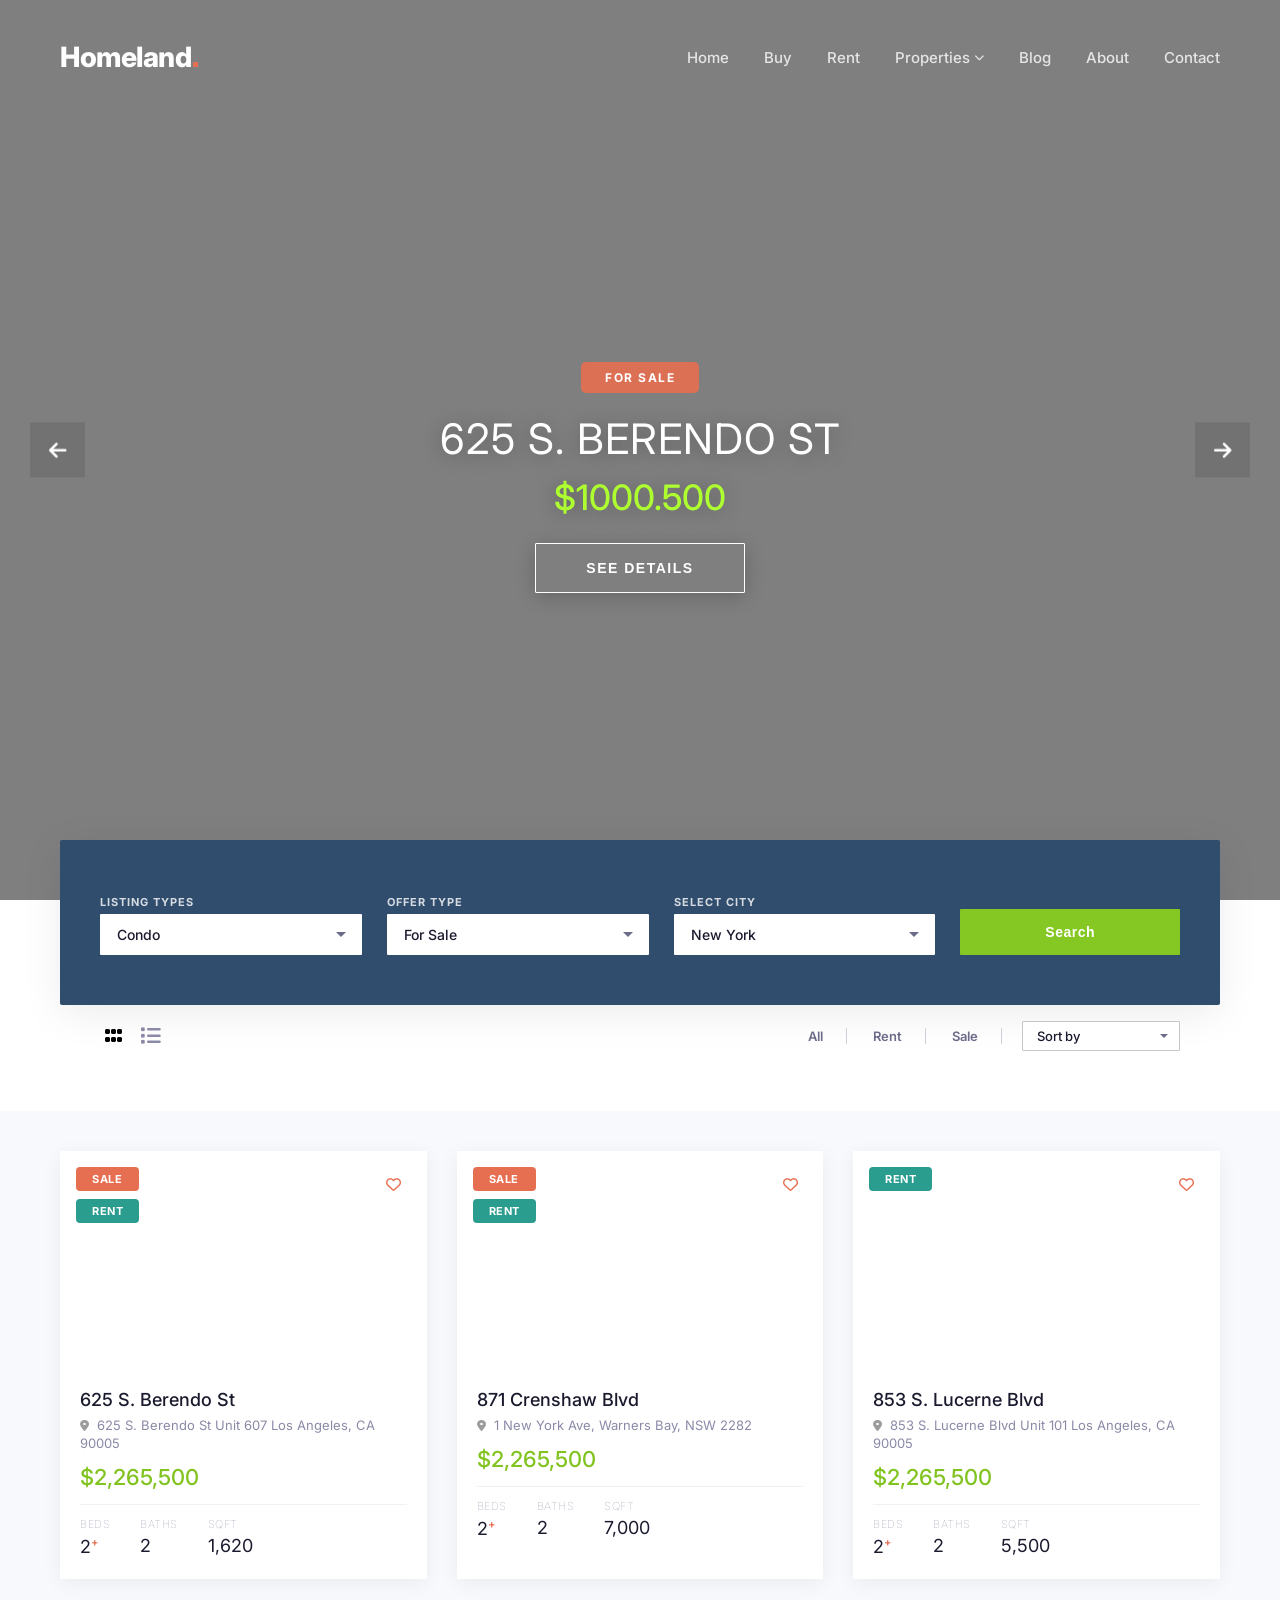
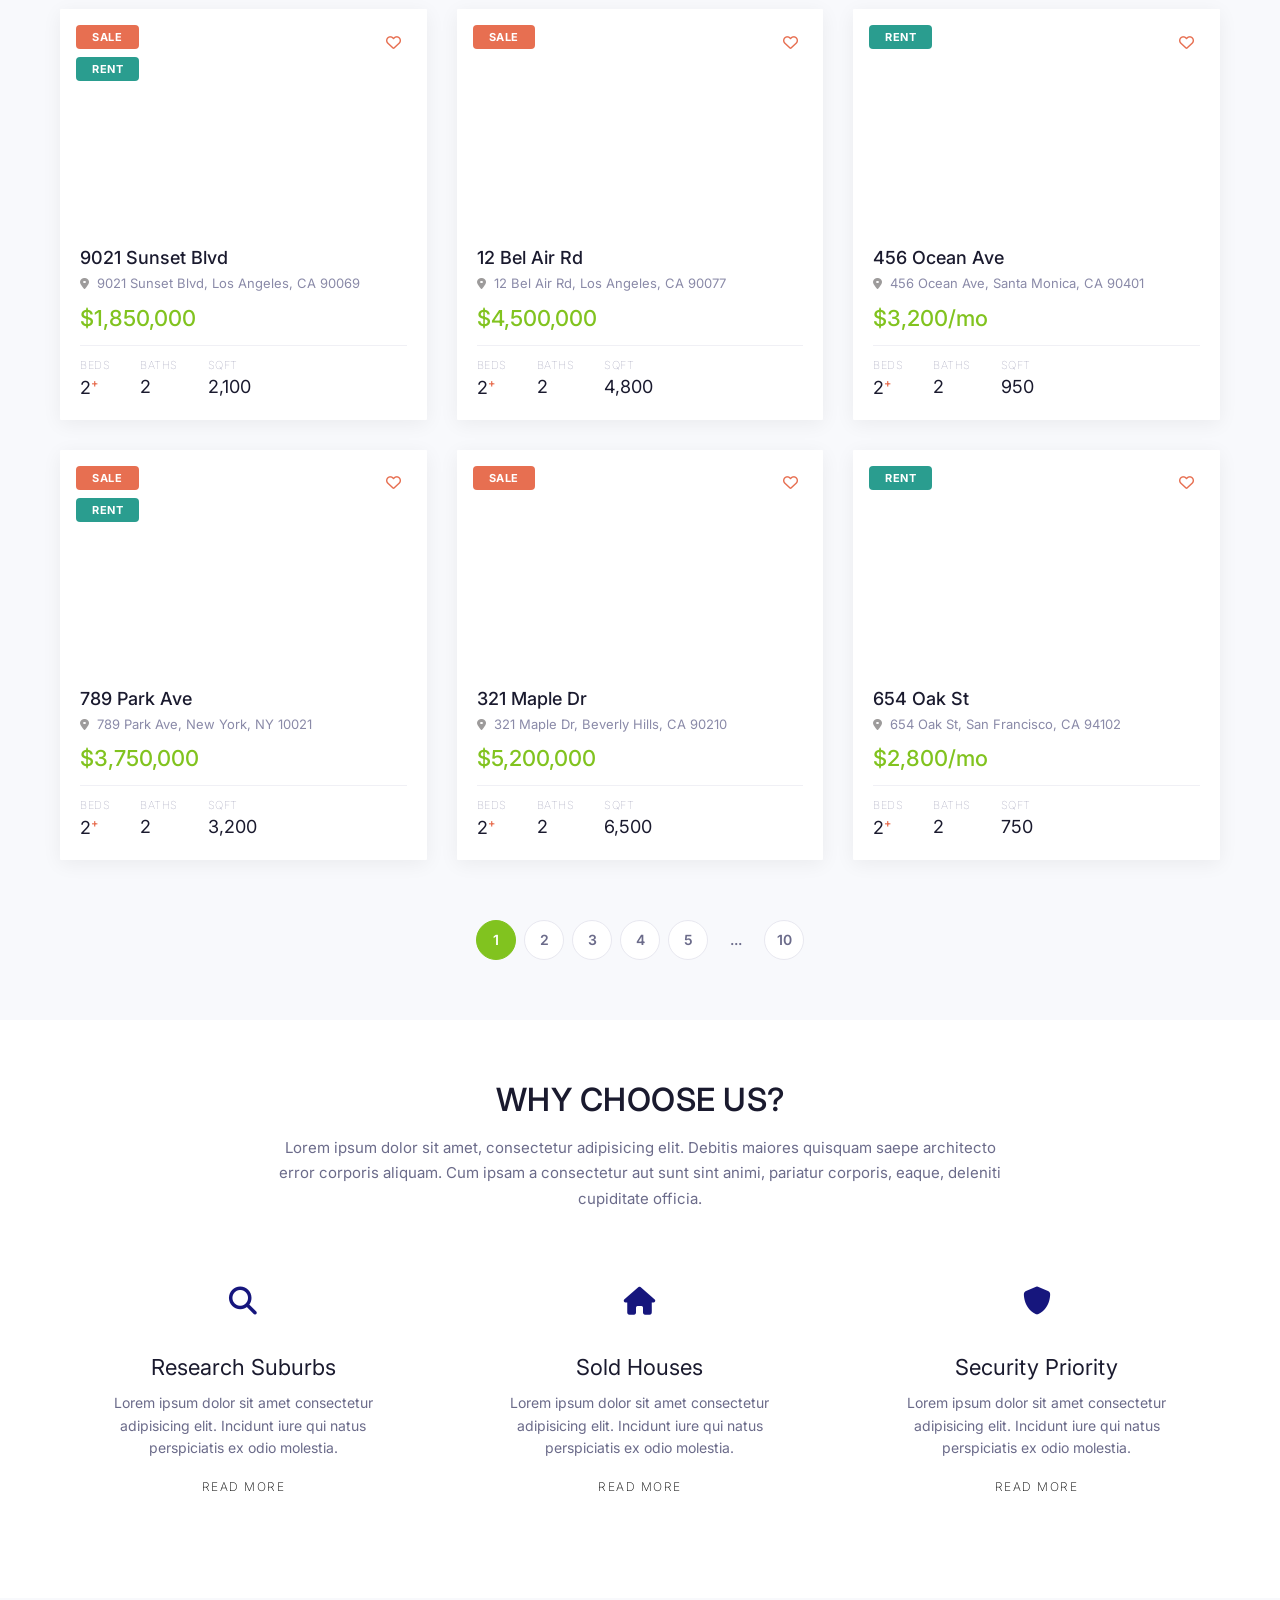
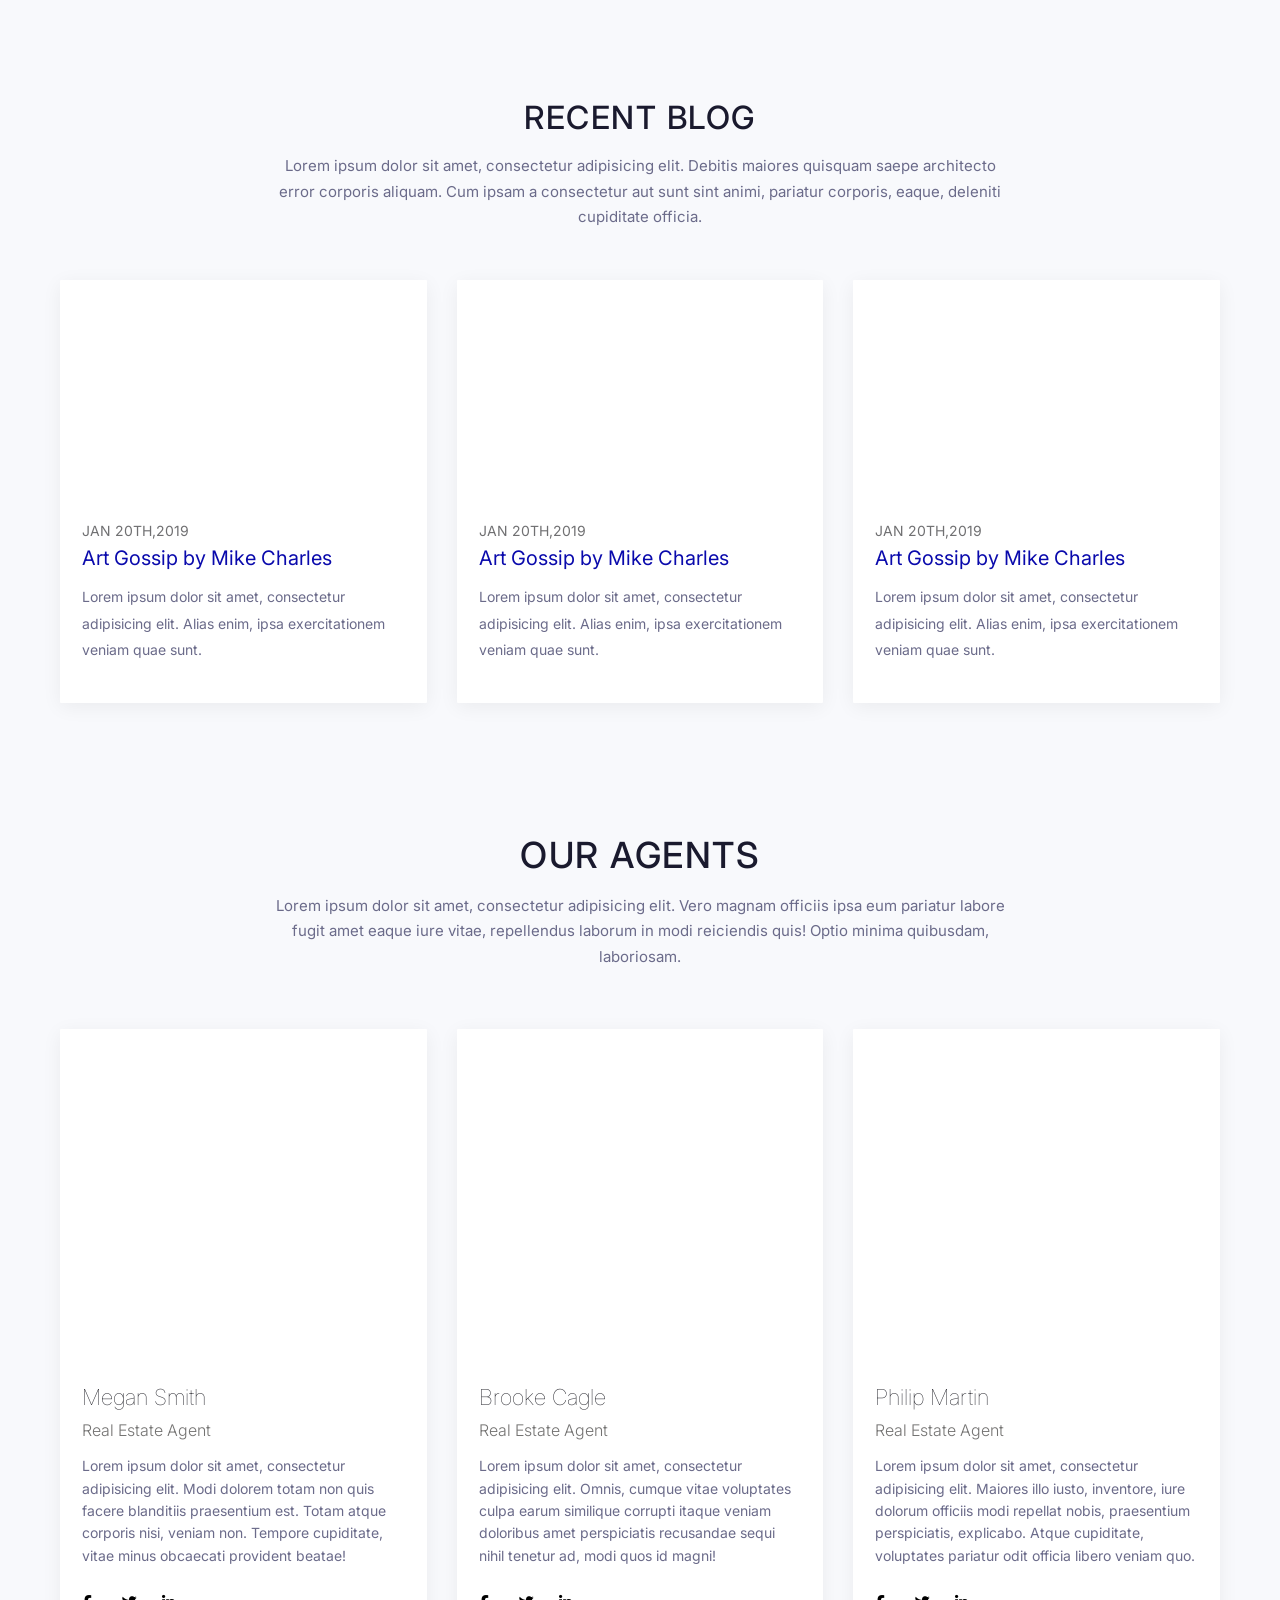
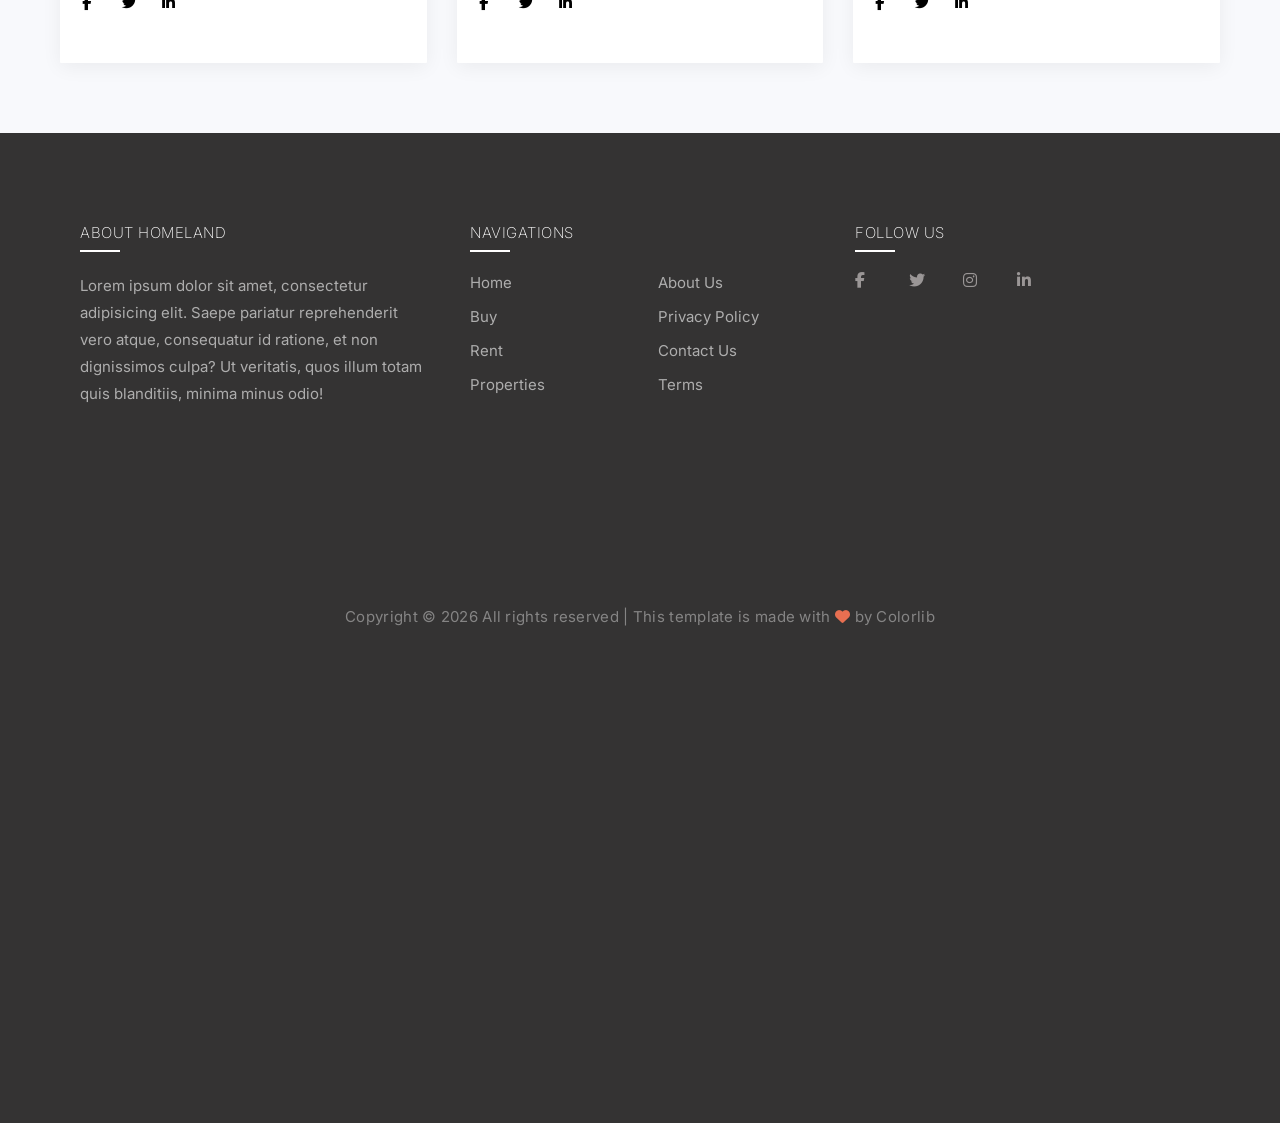
<file: index.html>
<!DOCTYPE html>
<html lang="en">

<head>
    <meta charset="UTF-8" />
    <meta name="viewport" content="width=device-width, initial-scale=1.0" />
    <title>Homeland</title>
    <!-- Font Awesome -->
    <link rel="stylesheet" href="https://cdnjs.cloudflare.com/ajax/libs/font-awesome/6.5.0/css/all.min.css" />
    <!-- Google Fonts -->
    <link href="https://fonts.googleapis.com/css2?family=Inter:wght@400;500;600;700;800;900&display=swap"
        rel="stylesheet" />
    <link rel="stylesheet" href="homeland.css" />
</head>

<body>

    <!-- ===== HERO SECTION WITH BACKGROUND IMAGE ===== -->
    <section class="hero-section" id="heroSection">
    <!-- Navigation -->
    <header>
        <div class="logo">Homeland</div>
        <nav>
            <a href="index.html" class="nav-link">Home</a>
            <a href="buy.html" class="nav-link">Buy</a>
            <a href="rent.html" class="nav-link">Rent</a>
            
            <div class="dropdown">
                <a href="#" class="dropdown-trigger nav-link">
                    Properties <i class="fa-solid fa-chevron-down"></i>
                </a>
                <div class="dropdown-menu">
                    <a href="condo.html" class="dropdown-link nav-link">Condo</a>
                    <a href="property-land.html" class="dropdown-link nav-link">Property Land</a>
                    <a href="commercial.html" class="dropdown-link nav-link">Commercial Building</a>

                    <!-- Nested Dropdown - Sub Menu -->
                    <div class="nested-dropdown">
                        <a href="#" class="nested-trigger nav-link">
                            Sub Menu <i class="fa-solid fa-chevron-right"></i>
                        </a>
                        <div class="nested-menu">
                            <a href="menu-one.html" class="nested-link nav-link">Menu One</a>
                            <a href="menu-two.html" class="nested-link nav-link">Menu Two</a>
                            <a href="menu-three.html" class="nested-link nav-link">Menu Three</a>
                        </div>
                    </div>
                </div>
            </div>
            
            <a href="blog.html" class="nav-link">Blog</a>
            <a href="about.html" class="nav-link">About</a>
            <a href="contact.html" class="nav-link">Contact</a>
        </nav>
    </header>

    <!-- Property Details - Centered on Image -->
    <div class="hero-content">
        <div class="property-details">
            <div class="property-tag for-sale" id="propertyTag">FOR SALE</div>
            <h2 class="property-address" id="propertyAddress">625 S. BERENDO ST</h2>
            <div class="property-price" id="propertyPrice">$1000.500</div>
            <button class="btn-detail">SEE DETAILS</button>
        </div>
    </div>

    <!-- Navigation Arrows -->
    <button class="arrow-btn left-arrow" id="prevBtn">
        <i class="fa-solid fa-arrow-left"></i>
    </button>
    <button class="arrow-btn right-arrow" id="nextBtn">
        <i class="fa-solid fa-arrow-right"></i>
    </button>
</section>
    <!-- ===== LISTING TYPES SECTION ===== -->
    <section class="listing-section">
        <div class="listing-container">
            <div class="listing-filters">
                <div class="filter-group">
                    <label>LISTING TYPES</label>
                    <select>
                        <option>Condo</option>
                        <option>Apartment</option>
                        <option>House</option>
                    </select>
                </div>

                <div class="filter-group">
                    <label>OFFER TYPE</label>
                    <select>
                        <option>For Sale</option>
                        <option>For Rent</option>
                        <option>Foreclosure</option>
                    </select>
                </div>

                <div class="filter-group">
                    <label>SELECT CITY</label>
                    <select>
                        <option>New York</option>
                        <option>Los Angeles</option>
                        <option>Chicago</option>
                        <option>Miami</option>
                    </select>
                </div>

                <button class="search-btn">Search</button>
            </div>
        </div>

        <!-- Bottom Row - Outside the box -->
        <div class="listing-bottom">
            <!-- Left side - Layout options -->
            <div class="listing-layout">
                <button class="layout-btn active">
                    <i class="fa-solid fa-grip"></i>
                </button>
                <button class="layout-btn">
                    <i class="fa-solid fa-list"></i>
                </button>
            </div>

            <!-- Right side - Tabs and Sort -->
            <div class="listing-right">
                <div class="listing-tabs">
                    <button class="tab-btn active">All</button>
                    <button class="tab-btn">Rent</button>
                    <button class="tab-btn">Sale</button>
                </div>

                <div class="listing-sort">

                    <select>
                        <option>Sort by</option>
                        <option>Price: High to Low</option>
                        <option>Newest</option>
                    </select>
                </div>
            </div>
        </div>
    </section>

    <!-- ===== PROPERTY CARDS SECTION ===== -->
    <section class="property-cards-section">
        <div class="property-cards-container">
            <!-- Card 1 - SALE & RENT -->
            <div class="property-card">
                <div class="card-image"
                    style="background-image: url('https://images.unsplash.com/photo-1600585154340-be6161a56a0c?w=600&h=400&fit=crop');">
                    <div class="card-tags">
                        <span class="card-tag sale">SALE</span>
                        <span class="card-tag rent">RENT</span>
                    </div>
                    <button class="heart-btn"><i class="fa-regular fa-heart"></i></button>
                </div>
                <div class="card-content">
                    <h3 class="card-address">625 S. Berendo St</h3>
                    <p class="card-location">
                        <i class="fa-solid fa-location-dot"></i>
                        625 S. Berendo St Unit 607 Los Angeles, CA 90005
                    </p>
                    <p class="card-price">$2,265,500</p>
                    <div class="card-details">
                        <div class="detail-item">
                            <span class="detail-label">BEDS</span>
                            <span class="detail-value">2<sup>+</sup></span>
                        </div>
                        <div class="detail-item">
                            <span class="detail-label">BATHS</span>
                            <span class="detail-value">2</span>
                        </div>
                        <div class="detail-item">
                            <span class="detail-label">SQFT</span>
                            <span class="detail-value">1,620</span>
                        </div>
                    </div>
                </div>
            </div>

            <!-- Card 2 - SALE & RENT -->
            <div class="property-card">
                <div class="card-image"
                    style="background-image: url('https://images.unsplash.com/photo-1568605114967-8130f3a36994?w=600&h=400&fit=crop');">
                    <div class="card-tags">
                        <span class="card-tag sale">SALE</span>
                        <span class="card-tag rent">RENT</span>
                    </div>
                    <button class="heart-btn"><i class="fa-regular fa-heart"></i></button>
                </div>
                <div class="card-content">
                    <h3 class="card-address">871 Crenshaw Blvd</h3>
                    <p class="card-location">
                        <i class="fa-solid fa-location-dot"></i>
                        1 New York Ave, Warners Bay, NSW 2282
                    </p>
                    <p class="card-price">$2,265,500</p>
                    <div class="card-details">
                        <div class="detail-item">
                            <span class="detail-label">BEDS</span>
                            <span class="detail-value">2<sup>+</sup></span>
                        </div>
                        <div class="detail-item">
                            <span class="detail-label">BATHS</span>
                            <span class="detail-value">2</span>
                        </div>
                        <div class="detail-item">
                            <span class="detail-label">SQFT</span>
                            <span class="detail-value">7,000</span>
                        </div>
                    </div>
                </div>
            </div>

            <!-- Card 3 - RENT -->
            <div class="property-card">
                <div class="card-image"
                    style="background-image: url('https://images.unsplash.com/photo-1580587771525-78b9dba3b914?w=600&h=400&fit=crop');">
                    <div class="card-tags">
                        <span class="card-tag rent">RENT</span>
                    </div>
                    <button class="heart-btn"><i class="fa-regular fa-heart"></i></button>
                </div>
                <div class="card-content">
                    <h3 class="card-address">853 S. Lucerne Blvd</h3>
                    <p class="card-location">
                        <i class="fa-solid fa-location-dot"></i>
                        853 S. Lucerne Blvd Unit 101 Los Angeles, CA 90005
                    </p>
                    <p class="card-price">$2,265,500</p>
                    <div class="card-details">
                        <div class="detail-item">
                            <span class="detail-label">BEDS</span>
                            <span class="detail-value">2<sup>+</sup></span>
                        </div>
                        <div class="detail-item">
                            <span class="detail-label">BATHS</span>
                            <span class="detail-value">2</span>
                        </div>
                        <div class="detail-item">
                            <span class="detail-label">SQFT</span>
                            <span class="detail-value">5,500</span>
                        </div>
                    </div>
                </div>
            </div>

            <!-- Card 4 - SALE & RENT -->
            <div class="property-card">
                <div class="card-image"
                    style="background-image: url('https://images.unsplash.com/photo-1600607687939-ce8a6c25118c?w=600&h=400&fit=crop');">
                    <div class="card-tags">
                        <span class="card-tag sale">SALE</span>
                        <span class="card-tag rent">RENT</span>
                    </div>
                    <button class="heart-btn"><i class="fa-regular fa-heart"></i></button>
                </div>
                <div class="card-content">
                    <h3 class="card-address">9021 Sunset Blvd</h3>
                    <p class="card-location">
                        <i class="fa-solid fa-location-dot"></i>
                        9021 Sunset Blvd, Los Angeles, CA 90069
                    </p>
                    <p class="card-price">$1,850,000</p>
                    <div class="card-details">
                        <div class="detail-item">
                            <span class="detail-label">BEDS</span>
                            <span class="detail-value">2<sup>+</sup></span>
                        </div>
                        <div class="detail-item">
                            <span class="detail-label">BATHS</span>
                            <span class="detail-value">2</span>
                        </div>
                        <div class="detail-item">
                            <span class="detail-label">SQFT</span>
                            <span class="detail-value">2,100</span>
                        </div>
                    </div>
                </div>
            </div>

            <!-- Card 5 - SALE -->
            <div class="property-card">
                <div class="card-image"
                    style="background-image: url('https://images.unsplash.com/photo-1600607687644-c7171b42498f?w=600&h=400&fit=crop');">
                    <div class="card-tags">
                        <span class="card-tag sale">SALE</span>
                    </div>
                    <button class="heart-btn"><i class="fa-regular fa-heart"></i></button>
                </div>
                <div class="card-content">
                    <h3 class="card-address">12 Bel Air Rd</h3>
                    <p class="card-location">
                        <i class="fa-solid fa-location-dot"></i>
                        12 Bel Air Rd, Los Angeles, CA 90077
                    </p>
                    <p class="card-price">$4,500,000</p>
                    <div class="card-details">
                        <div class="detail-item">
                            <span class="detail-label">BEDS</span>
                            <span class="detail-value">2<sup>+</sup></span>
                        </div>
                        <div class="detail-item">
                            <span class="detail-label">BATHS</span>
                            <span class="detail-value">2</span>
                        </div>
                        <div class="detail-item">
                            <span class="detail-label">SQFT</span>
                            <span class="detail-value">4,800</span>
                        </div>
                    </div>
                </div>
            </div>

            <!-- Card 6 - RENT -->
            <div class="property-card">
                <div class="card-image"
                    style="background-image: url('https://images.unsplash.com/photo-1613490493576-7fde63acd811?w=600&h=400&fit=crop');">
                    <div class="card-tags">
                        <span class="card-tag rent">RENT</span>
                    </div>
                    <button class="heart-btn"><i class="fa-regular fa-heart"></i></button>
                </div>
                <div class="card-content">
                    <h3 class="card-address">456 Ocean Ave</h3>
                    <p class="card-location">
                        <i class="fa-solid fa-location-dot"></i>
                        456 Ocean Ave, Santa Monica, CA 90401
                    </p>
                    <p class="card-price">$3,200/mo</p>
                    <div class="card-details">
                        <div class="detail-item">
                            <span class="detail-label">BEDS</span>
                            <span class="detail-value">2<sup>+</sup></span>
                        </div>
                        <div class="detail-item">
                            <span class="detail-label">BATHS</span>
                            <span class="detail-value">2</span>
                        </div>
                        <div class="detail-item">
                            <span class="detail-label">SQFT</span>
                            <span class="detail-value">950</span>
                        </div>
                    </div>
                </div>
            </div>

            <!-- Card 7 - SALE & RENT -->
            <div class="property-card">
                <div class="card-image"
                    style="background-image: url('https://images.unsplash.com/photo-1618220179428-22790b461013?w=600&h=400&fit=crop');">
                    <div class="card-tags">
                        <span class="card-tag sale">SALE</span>
                        <span class="card-tag rent">RENT</span>
                    </div>
                    <button class="heart-btn"><i class="fa-regular fa-heart"></i></button>
                </div>
                <div class="card-content">
                    <h3 class="card-address">789 Park Ave</h3>
                    <p class="card-location">
                        <i class="fa-solid fa-location-dot"></i>
                        789 Park Ave, New York, NY 10021
                    </p>
                    <p class="card-price">$3,750,000</p>
                    <div class="card-details">
                        <div class="detail-item">
                            <span class="detail-label">BEDS</span>
                            <span class="detail-value">2<sup>+</sup></span>
                        </div>
                        <div class="detail-item">
                            <span class="detail-label">BATHS</span>
                            <span class="detail-value">2</span>
                        </div>
                        <div class="detail-item">
                            <span class="detail-label">SQFT</span>
                            <span class="detail-value">3,200</span>
                        </div>
                    </div>
                </div>
            </div>

            <!-- Card 8 - SALE -->
            <div class="property-card">
                <div class="card-image"
                    style="background-image: url('https://images.unsplash.com/photo-1600566753190-17f0baa2a6c3?w=600&h=400&fit=crop');">
                    <div class="card-tags">
                        <span class="card-tag sale">SALE</span>
                    </div>
                    <button class="heart-btn"><i class="fa-regular fa-heart"></i></button>
                </div>
                <div class="card-content">
                    <h3 class="card-address">321 Maple Dr</h3>
                    <p class="card-location">
                        <i class="fa-solid fa-location-dot"></i>
                        321 Maple Dr, Beverly Hills, CA 90210
                    </p>
                    <p class="card-price">$5,200,000</p>
                    <div class="card-details">
                        <div class="detail-item">
                            <span class="detail-label">BEDS</span>
                            <span class="detail-value">2<sup>+</sup></span>
                        </div>
                        <div class="detail-item">
                            <span class="detail-label">BATHS</span>
                            <span class="detail-value">2</span>
                        </div>
                        <div class="detail-item">
                            <span class="detail-label">SQFT</span>
                            <span class="detail-value">6,500</span>
                        </div>
                    </div>
                </div>
            </div>

            <!-- Card 9 - RENT -->
            <div class="property-card">
                <div class="card-image"
                    style="background-image: url('https://images.unsplash.com/photo-1570129477492-45c003edd2be?w=600&h=400&fit=crop');">
                    <div class="card-tags">
                        <span class="card-tag rent">RENT</span>
                    </div>
                    <button class="heart-btn"><i class="fa-regular fa-heart"></i></button>
                </div>
                <div class="card-content">
                    <h3 class="card-address">654 Oak St</h3>
                    <p class="card-location">
                        <i class="fa-solid fa-location-dot"></i>
                        654 Oak St, San Francisco, CA 94102
                    </p>
                    <p class="card-price">$2,800/mo</p>
                    <div class="card-details">
                        <div class="detail-item">
                            <span class="detail-label">BEDS</span>
                            <span class="detail-value">2<sup>+</sup></span>
                        </div>
                        <div class="detail-item">
                            <span class="detail-label">BATHS</span>
                            <span class="detail-value">2</span>
                        </div>
                        <div class="detail-item">
                            <span class="detail-label">SQFT</span>
                            <span class="detail-value">750</span>
                        </div>
                    </div>
                </div>
            </div>
        </div>

        <!-- ===== PAGINATION ===== -->
        <div class="pagination">
            <button class="page-btn active">1</button>
            <button class="page-btn">2</button>
            <button class="page-btn">3</button>
            <button class="page-btn">4</button>
            <button class="page-btn">5</button>
            <button class="page-btn-dots">...</button>
            <button class="page-btn">10</button>

        </div>
    </section>

    <!-- ===== WHY CHOOSE US SECTION ===== -->
    <section class="choose-section">
        <div class="choose-container">
            <div class="choose-header">
                <h2>WHY CHOOSE US?</h2>
                <p>Lorem ipsum dolor sit amet, consectetur adipisicing elit. Debitis maiores quisquam saepe architecto
                    error corporis aliquam. Cum ipsam a consectetur aut sunt sint animi, pariatur corporis, eaque,
                    deleniti cupiditate officia.</p>
            </div>

            <div class="choose-grid">
                <!-- Feature 1 -->
                <div class="choose-card">
                    <div class="choose-icon">
                        <i class="fa-solid fa-magnifying-glass"></i>
                    </div>
                    <h3>Research Suburbs</h3>
                    <p>Lorem ipsum dolor sit amet consectetur adipisicing elit. Incidunt iure qui natus perspiciatis ex
                        odio molestia.</p>
                    <a href="#" class="read-more">READ MORE</a>
                </div>

                <!-- Feature 2 -->
                <div class="choose-card">
                    <div class="choose-icon">
                        <i class="fa-solid fa-house"></i>
                    </div>
                    <h3>Sold Houses</h3>
                    <p>Lorem ipsum dolor sit amet consectetur adipisicing elit. Incidunt iure qui natus perspiciatis ex
                        odio molestia.</p>
                    <a href="#" class="read-more">READ MORE</a>
                </div>

                <!-- Feature 3 -->
                <div class="choose-card">
                    <div class="choose-icon">
                        <i class="fa-solid fa-shield"></i>
                    </div>
                    <h3>Security Priority</h3>
                    <p>Lorem ipsum dolor sit amet consectetur adipisicing elit. Incidunt iure qui natus perspiciatis ex
                        odio molestia.</p>
                    <a href="#" class="read-more">READ MORE</a>
                </div>
            </div>
        </div>
    </section>

    <!-- ===== RECENT BLOG SECTION ===== -->
    <section class="blog-section" id="blogSection">
        <div class="blog-container">
            <div class="blog-header">
                <h2>RECENT BLOG</h2>
                <p>Lorem ipsum dolor sit amet, consectetur adipisicing elit. Debitis maiores quisquam saepe architecto
                    error corporis aliquam. Cum ipsam a consectetur aut sunt sint animi, pariatur corporis, eaque,
                    deleniti cupiditate officia.</p>
            </div>

            <div class="blog-grid">
                <!-- Blog Post 1 -->
                <div class="blog-card animate-on-scroll">
                    <div class="blog-image"
                        style="background-image: url('https://images.unsplash.com/photo-1560518883-ce09059eeffa?w=600&h=400&fit=crop');">
                    </div>
                    <div class="blog-content">
                        <span class="date-day">JAN 20TH,2019</span>
                        <h3>Art Gossip by Mike Charles</h3>
                        <p>Lorem ipsum dolor sit amet, consectetur adipisicing elit. Alias enim, ipsa exercitationem
                            veniam quae sunt.</p>

                    </div>
                </div>

                <!-- Blog Post 2 -->
                <div class="blog-card animate-on-scroll">
                    <div class="blog-image"
                        style="background-image: url('https://images.unsplash.com/photo-1560448204-e02f11c3d0e2?w=600&h=400&fit=crop');">
                    </div>
                    <div class="blog-content">
                        <span class="date-day">JAN 20TH,2019</span>
                        <h3>Art Gossip by Mike Charles</h3>
                        <p>Lorem ipsum dolor sit amet, consectetur adipisicing elit. Alias enim, ipsa exercitationem
                            veniam quae sunt.</p>

                    </div>
                </div>

                <!-- Blog Post 3 -->
                <div class="blog-card animate-on-scroll">
                    <div class="blog-image"
                        style="background-image: url('https://images.unsplash.com/photo-1582268611958-ebfd161ef9cf?w=600&h=400&fit=crop');">
                    </div>
                    <div class="blog-content">
                        <span class="date-day">JAN 20TH,2019</span>
                        <h3>Art Gossip by Mike Charles</h3>
                        <p>Lorem ipsum dolor sit amet, consectetur adipisicing elit. Alias enim, ipsa exercitationem
                            veniam quae sunt.</p>

                    </div>
                </div>
            </div>
        </div>
    </section>

    <!-- ===== OUR AGENTS SECTION ===== -->
    <section class="agents-section">
        <div class="agents-container">
            <div class="agents-header">
                <h2>OUR AGENTS</h2>
                <p>Lorem ipsum dolor sit amet, consectetur adipisicing elit. Vero magnam officiis ipsa eum pariatur
                    labore fugit amet eaque iure vitae, repellendus laborum in modi reiciendis quis! Optio minima
                    quibusdam, laboriosam.</p>
            </div>

            <div class="agents-grid">
                <!-- Agent 1 - Megan Smith -->
                <div class="agent-card">
                    <div class="agent-image"
                        style="background-image: url('https://images.unsplash.com/photo-1573496359142-b8d87734a5a2?w=600&h=600&fit=crop&crop=face');">
                    </div>
                    <div class="agent-info">
                        <h3>Megan Smith</h3>
                        <p class="agent-title">Real Estate Agent</p>
                        <p class="agent-description">Lorem ipsum dolor sit amet, consectetur adipisicing elit. Modi
                            dolorem totam non quis facere blanditiis praesentium est. Totam atque corporis nisi, veniam
                            non. Tempore cupiditate, vitae minus obcaecati provident beatae!</p>
                        <div class="agent-social">
                            <a href="#"><i class="fa-brands fa-facebook-f"></i></a>
                            <a href="#"><i class="fa-brands fa-twitter"></i></a>
                            <a href="#"><i class="fa-brands fa-linkedin-in"></i></a>

                        </div>
                    </div>
                </div>

                <!-- Agent 2 - Brooke Cagle -->
                <div class="agent-card">
                    <div class="agent-image"
                        style="background-image: url('https://images.unsplash.com/photo-1580489944761-15a19d654956?w=600&h=600&fit=crop&crop=face');">
                    </div>
                    <div class="agent-info">
                        <h3>Brooke Cagle</h3>
                        <p class="agent-title">Real Estate Agent</p>
                        <p class="agent-description">Lorem ipsum dolor sit amet, consectetur adipisicing elit. Omnis,
                            cumque vitae voluptates culpa earum similique corrupti itaque veniam doloribus amet
                            perspiciatis recusandae sequi nihil tenetur ad, modi quos id magni!</p>
                        <div class="agent-social">
                            <a href="#"><i class="fa-brands fa-facebook-f"></i></a>
                            <a href="#"><i class="fa-brands fa-twitter"></i></a>
                            <a href="#"><i class="fa-brands fa-linkedin-in"></i></a>

                        </div>
                    </div>
                </div>

                <!-- Agent 3 - Philip Martin -->
                <div class="agent-card">
                    <div class="agent-image"
                        style="background-image: url('https://images.unsplash.com/photo-1507003211169-0a1dd7228f2d?w=600&h=600&fit=crop&crop=face');">
                    </div>
                    <div class="agent-info">
                        <h3>Philip Martin</h3>
                        <p class="agent-title">Real Estate Agent</p>
                        <p class="agent-description">Lorem ipsum dolor sit amet, consectetur adipisicing elit. Maiores
                            illo iusto, inventore, iure dolorum officiis modi repellat nobis, praesentium perspiciatis,
                            explicabo. Atque cupiditate, voluptates pariatur odit officia libero veniam quo.</p>
                        <div class="agent-social">
                            <a href="#"><i class="fa-brands fa-facebook-f"></i></a>
                            <a href="#"><i class="fa-brands fa-twitter"></i></a>
                            <a href="#"><i class="fa-brands fa-linkedin-in"></i></a>

                        </div>
                    </div>
                </div>
            </div>
        </div>
    </section>

    <!-- ===== FOOTER SECTION ===== -->
    <footer class="footer-section">
        <div class="footer-container">
            <div class="footer-grid">
                <!-- Column 1 - ABOUT HOMELAND -->
                <div class="footer-col">
                    <h3>ABOUT HOMELAND</h3>
                    <div class="heading-line"></div>
                    <p>Lorem ipsum dolor sit amet, consectetur<br>
                        adipisicing elit. Saepe pariatur reprehenderit<br>
                        vero atque, consequatur id ratione, et non<br>
                        dignissimos culpa? Ut veritatis, quos illum totam<br>
                        quis blanditiis, minima minus odio!</p>
                </div>

                <!-- Column 2 - NAVIGATIONS -->
                <div class="footer-col">
                    <h3>NAVIGATIONS</h3>
                    <div class="heading-line"></div>
                    <ul class="footer-links">
                        <li><a href="#">Home</a></li>
                        <li><a href="#">About Us</a></li>
                        <li><a href="#">Buy</a></li>
                        <li><a href="#">Privacy Policy</a></li>
                        <li><a href="#">Rent</a></li>
                        <li><a href="#">Contact Us</a></li>
                        <li><a href="#">Properties</a></li>
                        <li><a href="#">Terms</a></li>
                    </ul>
                </div>

                <!-- Column 3 - FOLLOW US -->
                <div class="footer-col">
                    <h3>FOLLOW US</h3>
                    <div class="heading-line"></div>
                    <div class="footer-social">
                        <a href="#"><i class="fa-brands fa-facebook-f"></i></a>
                        <a href="#"><i class="fa-brands fa-twitter"></i></a>
                        <a href="#"><i class="fa-brands fa-instagram"></i></a>
                        <a href="#"><i class="fa-brands fa-linkedin-in"></i></a>
                    </div>
                </div>
            </div>

            <!-- Copyright -->
            <div class="footer-bottom">
                <p>Copyright &copy; 2026 All rights reserved | This template is made with <i
                        class="fa-solid fa-heart"></i> by Colorlib</p>
            </div>
        </div>
    </footer>

    <script src="homeland.js"></script>
</body>

</html>
</file>
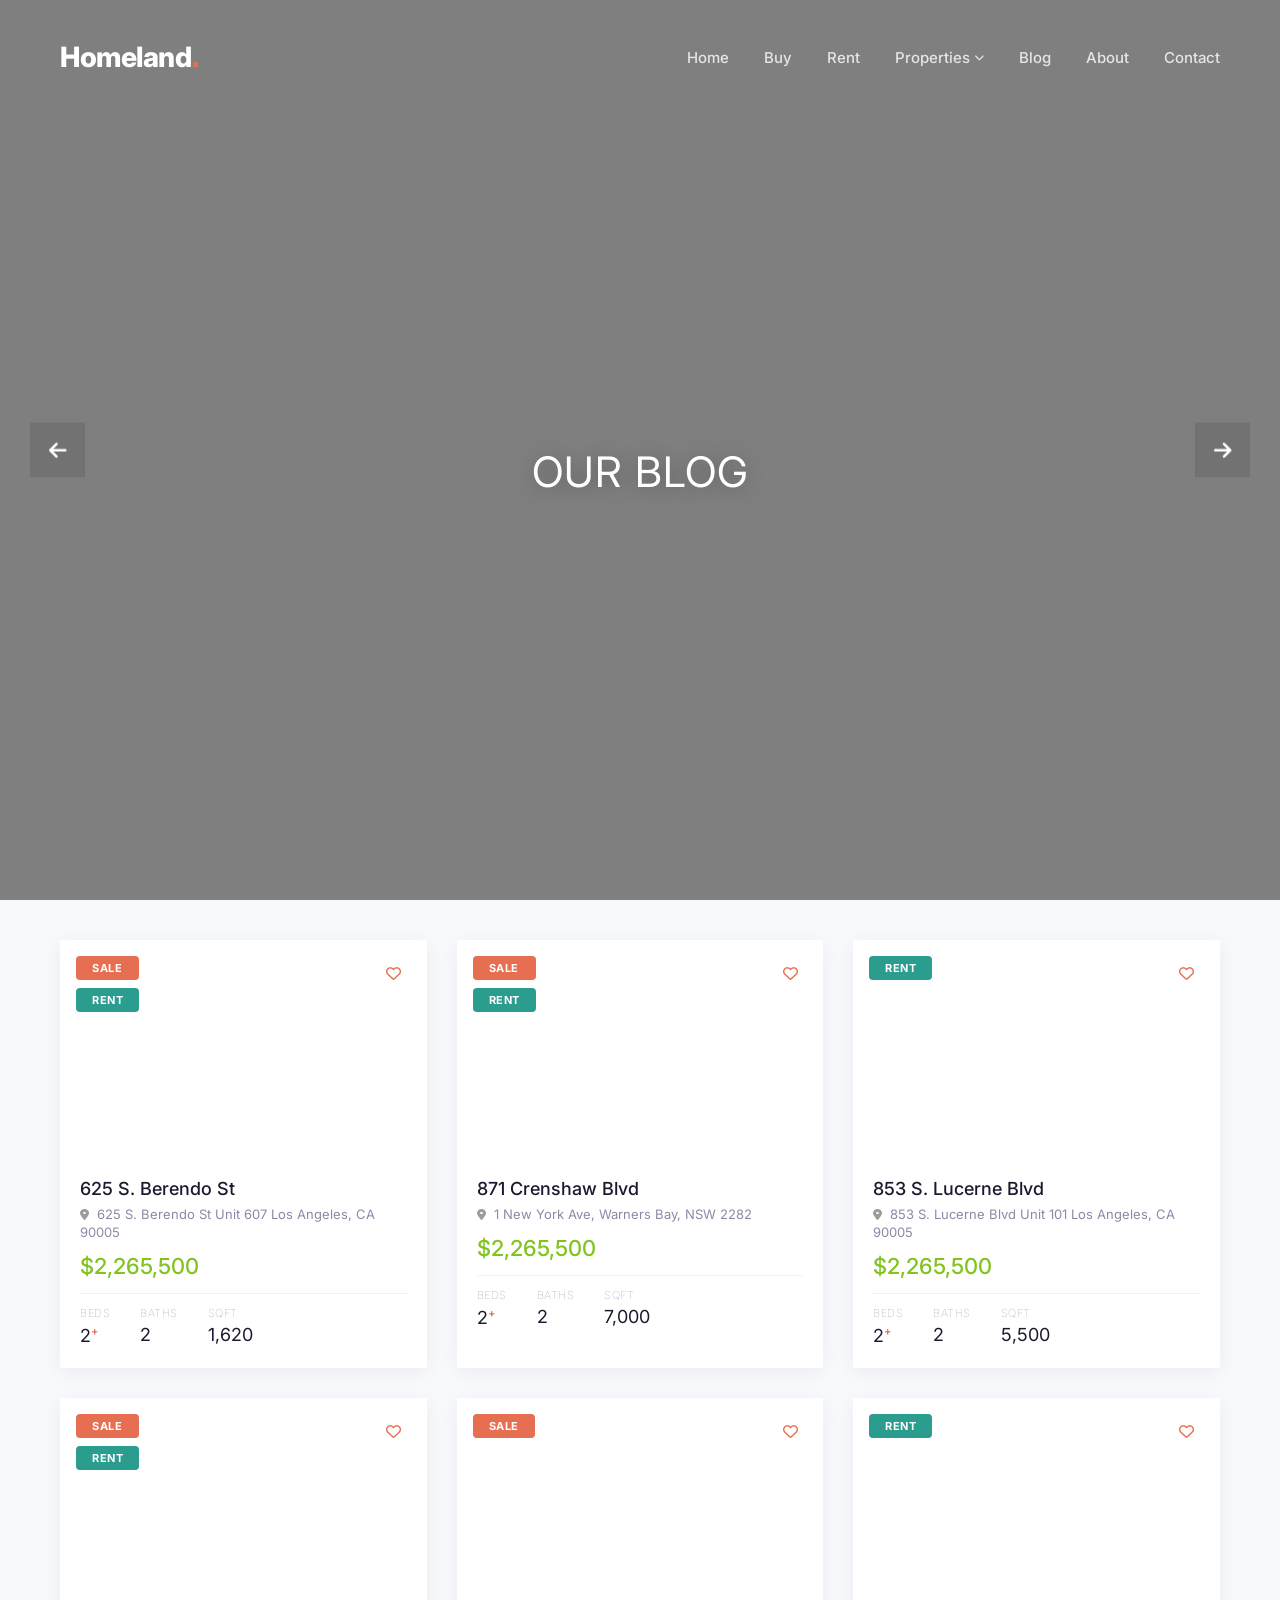
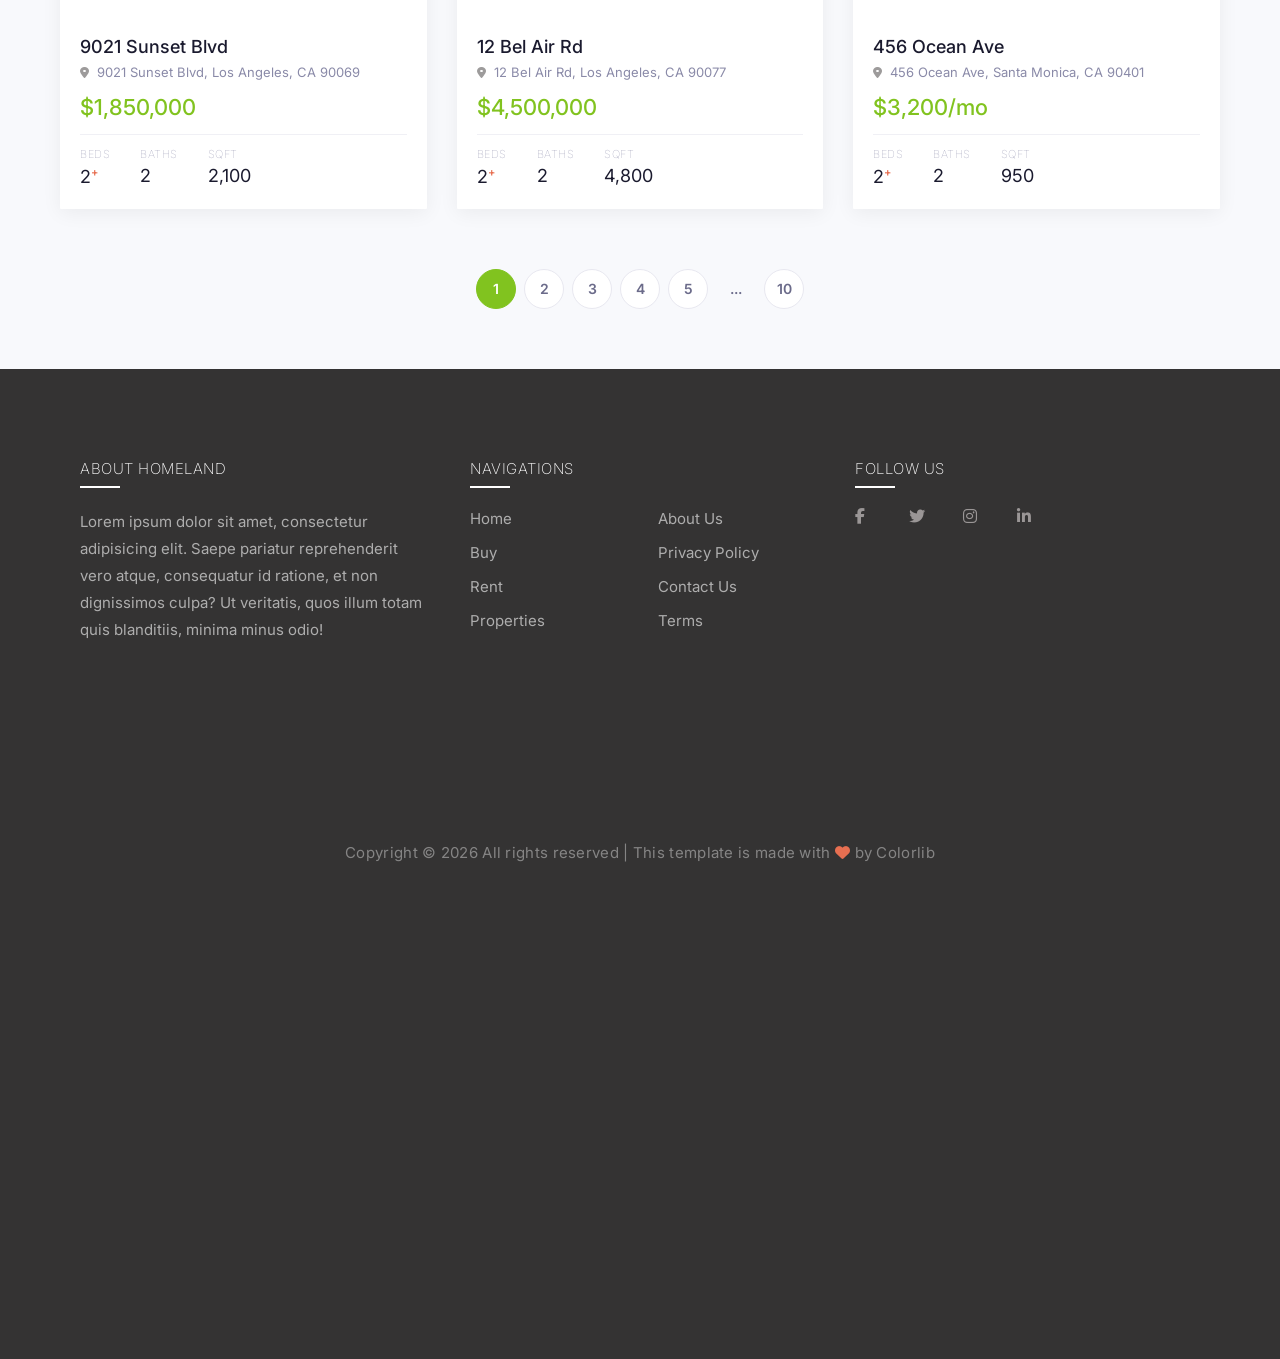
<file: blog.html>
<!DOCTYPE html>
<html lang="en">

<head>
    <meta charset="UTF-8" />
    <meta name="viewport" content="width=device-width, initial-scale=1.0" />
    <title>Homeland</title>
    <!-- Font Awesome -->
    <link rel="stylesheet" href="https://cdnjs.cloudflare.com/ajax/libs/font-awesome/6.5.0/css/all.min.css" />
    <!-- Google Fonts -->
    <link href="https://fonts.googleapis.com/css2?family=Inter:wght@400;500;600;700;800;900&display=swap"
        rel="stylesheet" />
    <link rel="stylesheet" href="homeland.css" />
</head>

<body>

    <!-- ===== HERO SECTION WITH BACKGROUND IMAGE ===== -->
    <section class="hero-section" id="heroSection">
        <!-- Navigation -->
        <header>
            <div class="logo">Homeland</div>
            <nav>
                <a href="index.html" class="active">Home</a>
                <a href="buy.html">Buy</a>
                <a href="rent.html">Rent</a>
                <div class="dropdown">
                    <a href="#" class="dropdown-trigger">
                        Properties <i class="fa-solid fa-chevron-down"></i>
                    </a>
                    <div class="dropdown-menu">
                        <a href="#" class="dropdown-link">Condo</a>
                        <a href="#" class="dropdown-link">Property Land</a>
                        <a href="#" class="dropdown-link">Commercial Building</a>

                        <!-- Nested Dropdown - Sub Menu -->
                        <div class="nested-dropdown">
                            <a href="#" class="nested-trigger">
                                Sub Menu <i class="fa-solid fa-chevron-right"></i>
                            </a>
                            <div class="nested-menu">
                                <a href="#" class="nested-link">Menu One</a>
                                <a href="#" class="nested-link">Menu Two</a>
                                <a href="#" class="nested-link">Menu Three</a>
                            </div>
                        </div>
                    </div>
                </div>
                <a href="blog.html">Blog</a>
                <a href="about.html">About</a>
                <a href="contact.html">Contact</a>
            </nav>
        </header>

        <!-- Property Details - Centered on Image -->
        <div class="hero-content">
            <div class="property-details">
                <h2 class="property-address" id="propertyAddress0">OUR BLOG</h2>
            </div>
        </div>

        <button class="arrow-btn left-arrow" id="prevBtn">
            <i class="fa-solid fa-arrow-left"></i>
        </button>
        <button class="arrow-btn right-arrow" id="nextBtn">
            <i class="fa-solid fa-arrow-right"></i>
        </button>
    </section>

    
    <!-- ===== PROPERTY CARDS SECTION ===== -->
    <section class="property-cards-section">
        <div class="property-cards-container">
            <!-- Card 1 - SALE & RENT -->
            <div class="property-card">
                <div class="card-image"
                    style="background-image: url('https://images.unsplash.com/photo-1600585154340-be6161a56a0c?w=600&h=400&fit=crop');">
                    <div class="card-tags">
                        <span class="card-tag sale">SALE</span>
                        <span class="card-tag rent">RENT</span>
                    </div>
                    <button class="heart-btn"><i class="fa-regular fa-heart"></i></button>
                </div>
                <div class="card-content">
                    <h3 class="card-address">625 S. Berendo St</h3>
                    <p class="card-location">
                        <i class="fa-solid fa-location-dot"></i>
                        625 S. Berendo St Unit 607 Los Angeles, CA 90005
                    </p>
                    <p class="card-price">$2,265,500</p>
                    <div class="card-details">
                        <div class="detail-item">
                            <span class="detail-label">BEDS</span>
                            <span class="detail-value">2<sup>+</sup></span>
                        </div>
                        <div class="detail-item">
                            <span class="detail-label">BATHS</span>
                            <span class="detail-value">2</span>
                        </div>
                        <div class="detail-item">
                            <span class="detail-label">SQFT</span>
                            <span class="detail-value">1,620</span>
                        </div>
                    </div>
                </div>
            </div>

            <!-- Card 2 - SALE & RENT -->
            <div class="property-card">
                <div class="card-image"
                    style="background-image: url('https://images.unsplash.com/photo-1568605114967-8130f3a36994?w=600&h=400&fit=crop');">
                    <div class="card-tags">
                        <span class="card-tag sale">SALE</span>
                        <span class="card-tag rent">RENT</span>
                    </div>
                    <button class="heart-btn"><i class="fa-regular fa-heart"></i></button>
                </div>
                <div class="card-content">
                    <h3 class="card-address">871 Crenshaw Blvd</h3>
                    <p class="card-location">
                        <i class="fa-solid fa-location-dot"></i>
                        1 New York Ave, Warners Bay, NSW 2282
                    </p>
                    <p class="card-price">$2,265,500</p>
                    <div class="card-details">
                        <div class="detail-item">
                            <span class="detail-label">BEDS</span>
                            <span class="detail-value">2<sup>+</sup></span>
                        </div>
                        <div class="detail-item">
                            <span class="detail-label">BATHS</span>
                            <span class="detail-value">2</span>
                        </div>
                        <div class="detail-item">
                            <span class="detail-label">SQFT</span>
                            <span class="detail-value">7,000</span>
                        </div>
                    </div>
                </div>
            </div>

            <!-- Card 3 - RENT -->
            <div class="property-card">
                <div class="card-image"
                    style="background-image: url('https://images.unsplash.com/photo-1580587771525-78b9dba3b914?w=600&h=400&fit=crop');">
                    <div class="card-tags">
                        <span class="card-tag rent">RENT</span>
                    </div>
                    <button class="heart-btn"><i class="fa-regular fa-heart"></i></button>
                </div>
                <div class="card-content">
                    <h3 class="card-address">853 S. Lucerne Blvd</h3>
                    <p class="card-location">
                        <i class="fa-solid fa-location-dot"></i>
                        853 S. Lucerne Blvd Unit 101 Los Angeles, CA 90005
                    </p>
                    <p class="card-price">$2,265,500</p>
                    <div class="card-details">
                        <div class="detail-item">
                            <span class="detail-label">BEDS</span>
                            <span class="detail-value">2<sup>+</sup></span>
                        </div>
                        <div class="detail-item">
                            <span class="detail-label">BATHS</span>
                            <span class="detail-value">2</span>
                        </div>
                        <div class="detail-item">
                            <span class="detail-label">SQFT</span>
                            <span class="detail-value">5,500</span>
                        </div>
                    </div>
                </div>
            </div>

            <!-- Card 4 - SALE & RENT -->
            <div class="property-card">
                <div class="card-image"
                    style="background-image: url('https://images.unsplash.com/photo-1600607687939-ce8a6c25118c?w=600&h=400&fit=crop');">
                    <div class="card-tags">
                        <span class="card-tag sale">SALE</span>
                        <span class="card-tag rent">RENT</span>
                    </div>
                    <button class="heart-btn"><i class="fa-regular fa-heart"></i></button>
                </div>
                <div class="card-content">
                    <h3 class="card-address">9021 Sunset Blvd</h3>
                    <p class="card-location">
                        <i class="fa-solid fa-location-dot"></i>
                        9021 Sunset Blvd, Los Angeles, CA 90069
                    </p>
                    <p class="card-price">$1,850,000</p>
                    <div class="card-details">
                        <div class="detail-item">
                            <span class="detail-label">BEDS</span>
                            <span class="detail-value">2<sup>+</sup></span>
                        </div>
                        <div class="detail-item">
                            <span class="detail-label">BATHS</span>
                            <span class="detail-value">2</span>
                        </div>
                        <div class="detail-item">
                            <span class="detail-label">SQFT</span>
                            <span class="detail-value">2,100</span>
                        </div>
                    </div>
                </div>
            </div>

            <!-- Card 5 - SALE -->
            <div class="property-card">
                <div class="card-image"
                    style="background-image: url('https://images.unsplash.com/photo-1600607687644-c7171b42498f?w=600&h=400&fit=crop');">
                    <div class="card-tags">
                        <span class="card-tag sale">SALE</span>
                    </div>
                    <button class="heart-btn"><i class="fa-regular fa-heart"></i></button>
                </div>
                <div class="card-content">
                    <h3 class="card-address">12 Bel Air Rd</h3>
                    <p class="card-location">
                        <i class="fa-solid fa-location-dot"></i>
                        12 Bel Air Rd, Los Angeles, CA 90077
                    </p>
                    <p class="card-price">$4,500,000</p>
                    <div class="card-details">
                        <div class="detail-item">
                            <span class="detail-label">BEDS</span>
                            <span class="detail-value">2<sup>+</sup></span>
                        </div>
                        <div class="detail-item">
                            <span class="detail-label">BATHS</span>
                            <span class="detail-value">2</span>
                        </div>
                        <div class="detail-item">
                            <span class="detail-label">SQFT</span>
                            <span class="detail-value">4,800</span>
                        </div>
                    </div>
                </div>
            </div>

            <!-- Card 6 - RENT -->
            <div class="property-card">
                <div class="card-image"
                    style="background-image: url('https://images.unsplash.com/photo-1613490493576-7fde63acd811?w=600&h=400&fit=crop');">
                    <div class="card-tags">
                        <span class="card-tag rent">RENT</span>
                    </div>
                    <button class="heart-btn"><i class="fa-regular fa-heart"></i></button>
                </div>
                <div class="card-content">
                    <h3 class="card-address">456 Ocean Ave</h3>
                    <p class="card-location">
                        <i class="fa-solid fa-location-dot"></i>
                        456 Ocean Ave, Santa Monica, CA 90401
                    </p>
                    <p class="card-price">$3,200/mo</p>
                    <div class="card-details">
                        <div class="detail-item">
                            <span class="detail-label">BEDS</span>
                            <span class="detail-value">2<sup>+</sup></span>
                        </div>
                        <div class="detail-item">
                            <span class="detail-label">BATHS</span>
                            <span class="detail-value">2</span>
                        </div>
                        <div class="detail-item">
                            <span class="detail-label">SQFT</span>
                            <span class="detail-value">950</span>
                        </div>
                    </div>
                </div>
            </div>

          
        </div>

        <!-- ===== PAGINATION ===== -->
        <div class="pagination">
            <button class="page-btn active">1</button>
            <button class="page-btn">2</button>
            <button class="page-btn">3</button>
            <button class="page-btn">4</button>
            <button class="page-btn">5</button>
            <button class="page-btn-dots">...</button>
            <button class="page-btn">10</button>

        </div>
    </section>



    
    <!-- ===== FOOTER SECTION ===== -->
    <footer class="footer-section">
        <div class="footer-container">
            <div class="footer-grid">
                <!-- Column 1 - ABOUT HOMELAND -->
                <div class="footer-col">
                    <h3>ABOUT HOMELAND</h3>
                    <div class="heading-line"></div>
                    <p>Lorem ipsum dolor sit amet, consectetur<br>
                        adipisicing elit. Saepe pariatur reprehenderit<br>
                        vero atque, consequatur id ratione, et non<br>
                        dignissimos culpa? Ut veritatis, quos illum totam<br>
                        quis blanditiis, minima minus odio!</p>
                </div>

                <!-- Column 2 - NAVIGATIONS -->
                <div class="footer-col">
                    <h3>NAVIGATIONS</h3>
                    <div class="heading-line"></div>
                    <ul class="footer-links">
                        <li><a href="#">Home</a></li>
                        <li><a href="#">About Us</a></li>
                        <li><a href="#">Buy</a></li>
                        <li><a href="#">Privacy Policy</a></li>
                        <li><a href="#">Rent</a></li>
                        <li><a href="#">Contact Us</a></li>
                        <li><a href="#">Properties</a></li>
                        <li><a href="#">Terms</a></li>
                    </ul>
                </div>

                <!-- Column 3 - FOLLOW US -->
                <div class="footer-col">
                    <h3>FOLLOW US</h3>
                    <div class="heading-line"></div>
                    <div class="footer-social">
                        <a href="#"><i class="fa-brands fa-facebook-f"></i></a>
                        <a href="#"><i class="fa-brands fa-twitter"></i></a>
                        <a href="#"><i class="fa-brands fa-instagram"></i></a>
                        <a href="#"><i class="fa-brands fa-linkedin-in"></i></a>
                    </div>
                </div>
            </div>

            <!-- Copyright -->
            <div class="footer-bottom">
                <p>Copyright &copy; 2026 All rights reserved | This template is made with <i
                        class="fa-solid fa-heart"></i> by Colorlib</p>
            </div>
        </div>
    </footer>

    <script src="homeland.js"></script>
</body>

</html>
</file>
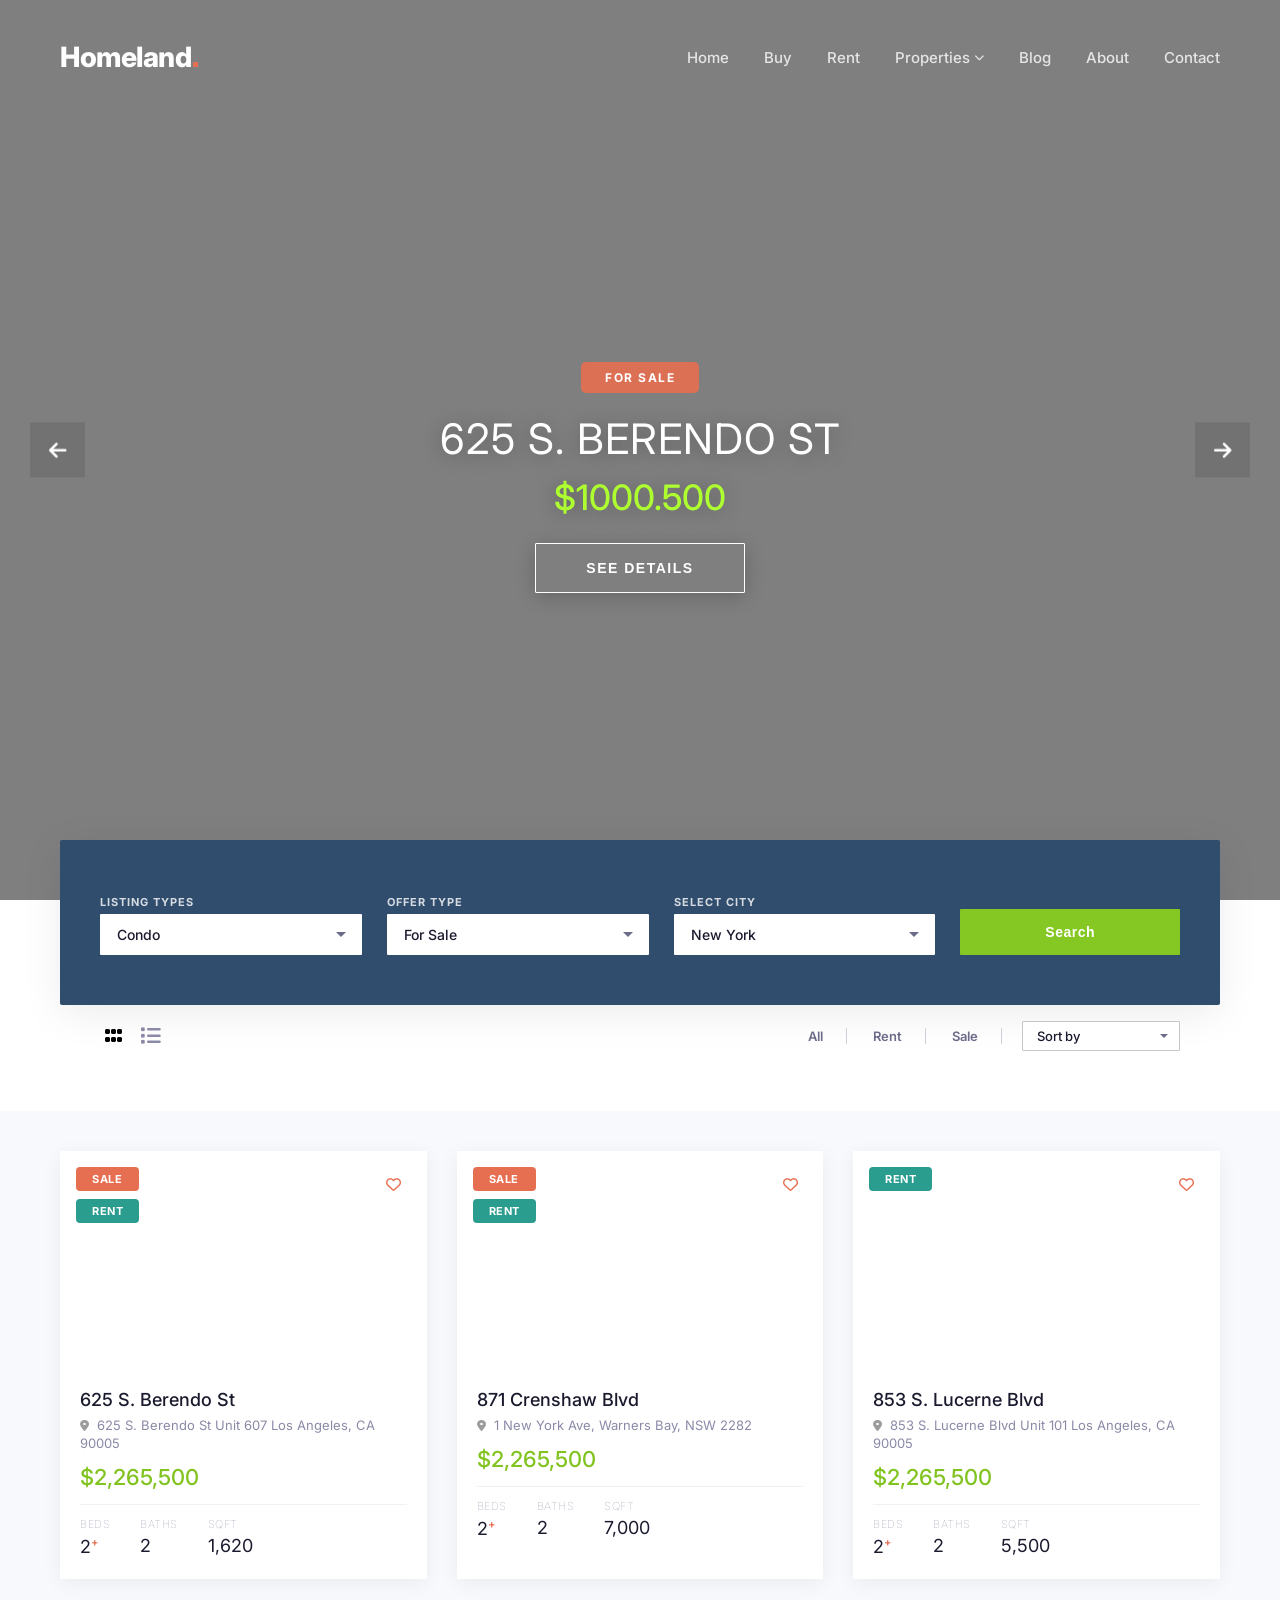
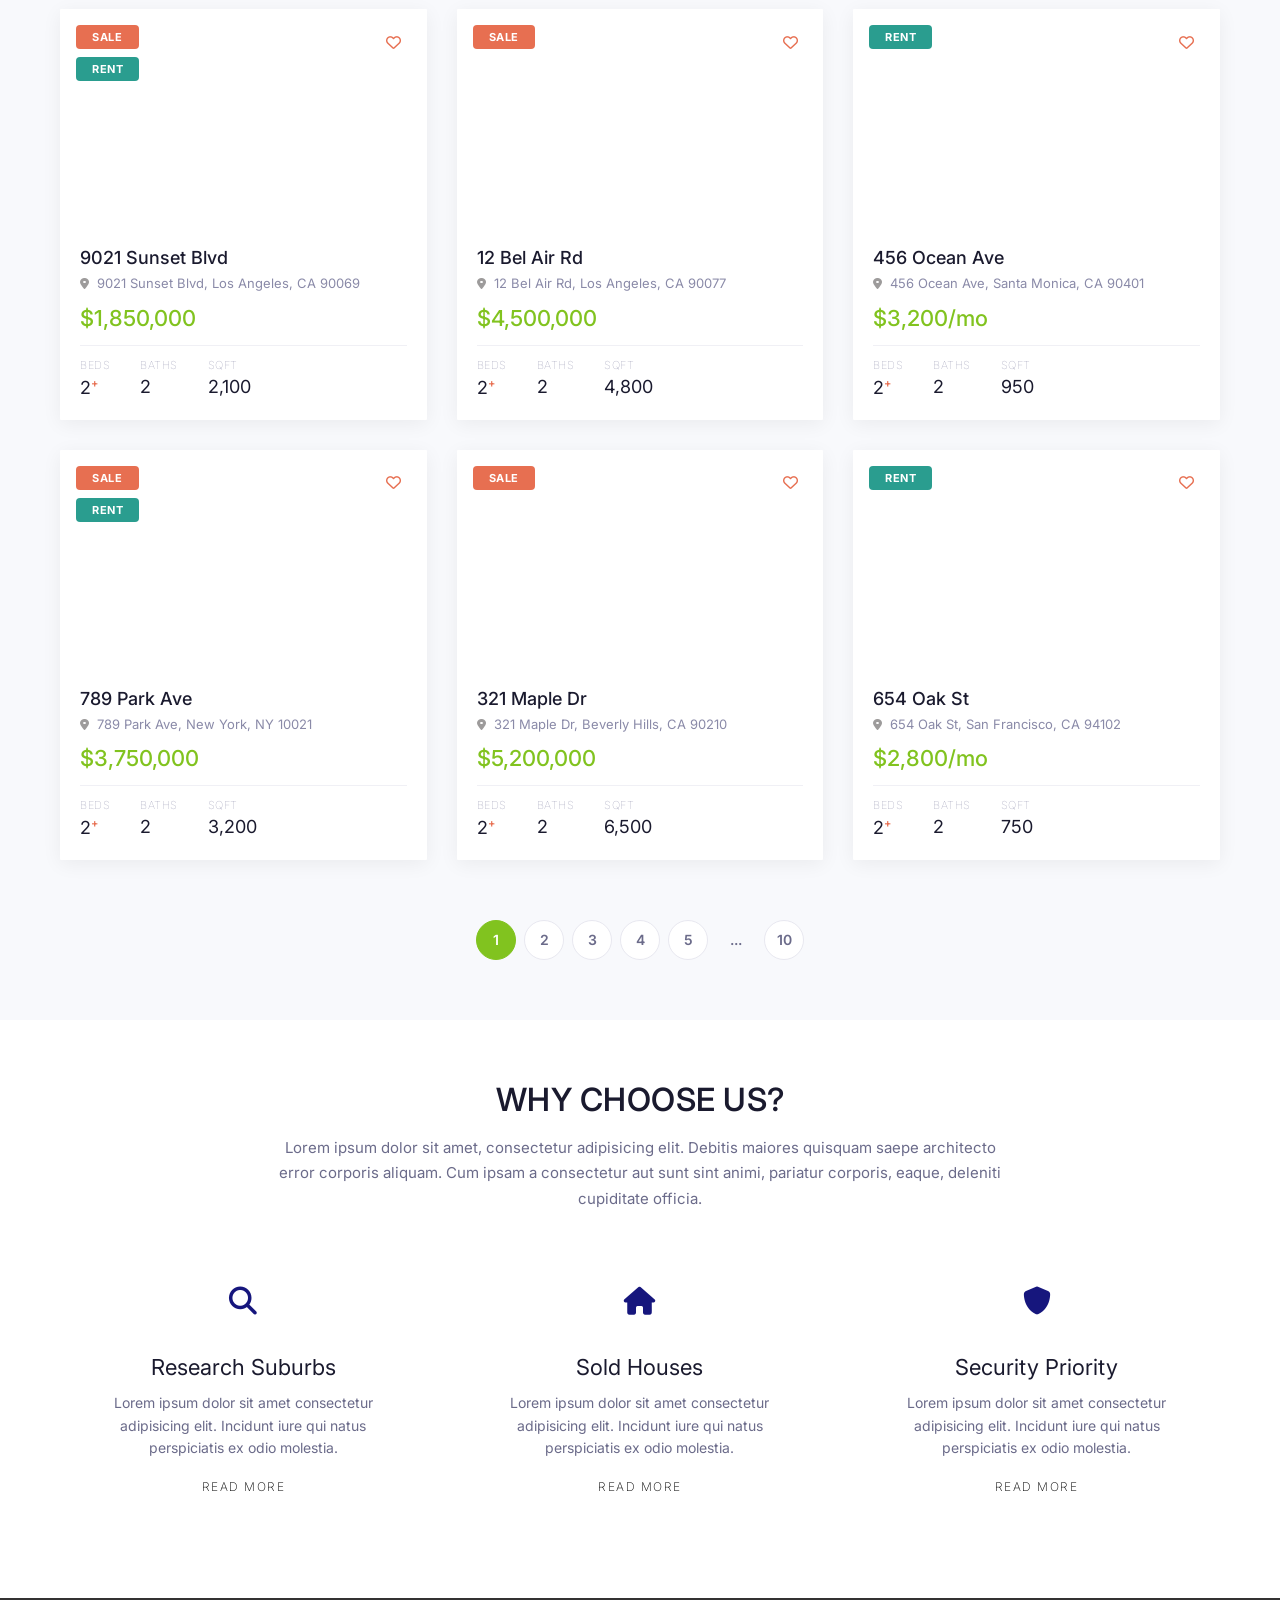
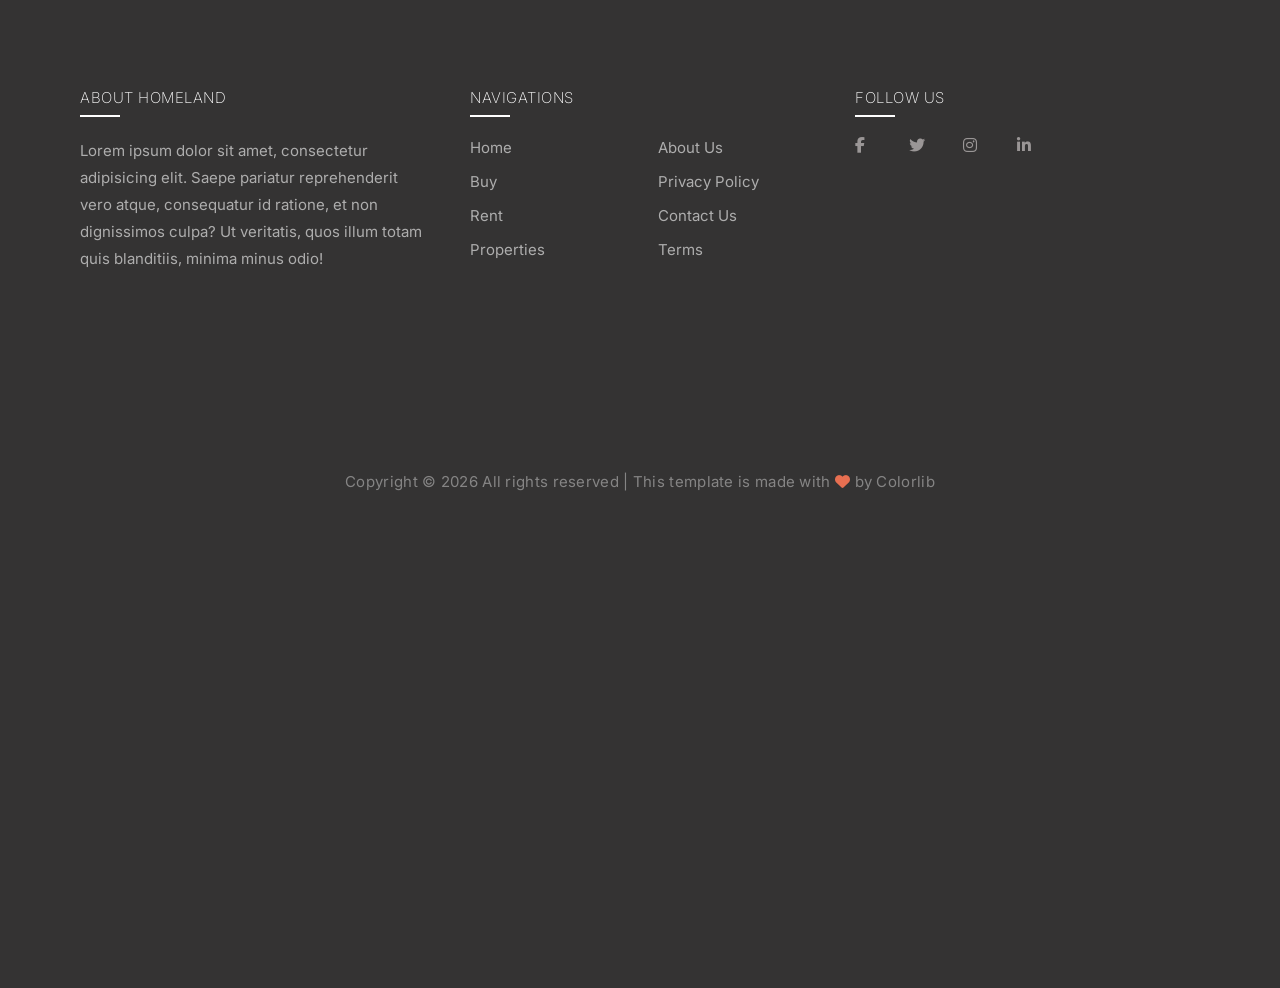
<file: buy.html>
<!DOCTYPE html>
<html lang="en">

<head>
    <meta charset="UTF-8" />
    <meta name="viewport" content="width=device-width, initial-scale=1.0" />
    <title>Homeland</title>
    <!-- Font Awesome -->
    <link rel="stylesheet" href="https://cdnjs.cloudflare.com/ajax/libs/font-awesome/6.5.0/css/all.min.css" />
    <!-- Google Fonts -->
    <link href="https://fonts.googleapis.com/css2?family=Inter:wght@400;500;600;700;800;900&display=swap"
        rel="stylesheet" />
    <link rel="stylesheet" href="homeland.css" />
</head>

<body>

    <!-- ===== HERO SECTION WITH BACKGROUND IMAGE ===== -->
    <section class="hero-section" id="heroSection">
        <!-- Navigation -->
        <header>
            <div class="logo">Homeland</div>
            <nav>
                <a href="index.html" class="active">Home</a>
                <a href="buy.html">Buy</a>
                <a href="rent.html">Rent</a>
                <div class="dropdown">
                    <a href="#" class="dropdown-trigger">
                        Properties <i class="fa-solid fa-chevron-down"></i>
                    </a>
                    <div class="dropdown-menu">
                        <a href="#" class="dropdown-link">Condo</a>
                        <a href="#" class="dropdown-link">Property Land</a>
                        <a href="#" class="dropdown-link">Commercial Building</a>

                        <!-- Nested Dropdown - Sub Menu -->
                        <div class="nested-dropdown">
                            <a href="#" class="nested-trigger">
                                Sub Menu <i class="fa-solid fa-chevron-right"></i>
                            </a>
                            <div class="nested-menu">
                                <a href="#" class="nested-link">Menu One</a>
                                <a href="#" class="nested-link">Menu Two</a>
                                <a href="#" class="nested-link">Menu Three</a>
                            </div>
                        </div>
                    </div>
                </div>
                <a href="blog.html">Blog</a>
                <a href="about.html">About</a>
                <a href="contact.html">Contact</a>
            </nav>
        </header>

        <!-- Property Details - Centered on Image -->
        <div class="hero-content">
            <div class="property-details">
                <div class="property-tag for-sale" id="propertyTag">FOR SALE</div>
                <h2 class="property-address" id="propertyAddress">625 S. BERENDO ST</h2>
                <div class="property-price" id="propertyPrice">$1000.500</div>
                <button class="btn-detail">SEE DETAILS</button>
            </div>
        </div>

        <!-- Navigation Arrows -->
        <button class="arrow-btn left-arrow" id="prevBtn">
            <i class="fa-solid fa-arrow-left"></i>
        </button>
        <button class="arrow-btn right-arrow" id="nextBtn">
            <i class="fa-solid fa-arrow-right"></i>
        </button>
    </section>

    <!-- ===== LISTING TYPES SECTION ===== -->
    <section class="listing-section">
        <div class="listing-container">
            <div class="listing-filters">
                <div class="filter-group">
                    <label>LISTING TYPES</label>
                    <select>
                        <option>Condo</option>
                        <option>Apartment</option>
                        <option>House</option>
                    </select>
                </div>

                <div class="filter-group">
                    <label>OFFER TYPE</label>
                    <select>
                        <option>For Sale</option>
                        <option>For Rent</option>
                        <option>Foreclosure</option>
                    </select>
                </div>

                <div class="filter-group">
                    <label>SELECT CITY</label>
                    <select>
                        <option>New York</option>
                        <option>Los Angeles</option>
                        <option>Chicago</option>
                        <option>Miami</option>
                    </select>
                </div>

                <button class="search-btn">Search</button>
            </div>
        </div>

        <!-- Bottom Row - Outside the box -->
        <div class="listing-bottom">
            <!-- Left side - Layout options -->
            <div class="listing-layout">
                <button class="layout-btn active">
                    <i class="fa-solid fa-grip"></i>
                </button>
                <button class="layout-btn">
                    <i class="fa-solid fa-list"></i>
                </button>
            </div>

            <!-- Right side - Tabs and Sort -->
            <div class="listing-right">
                <div class="listing-tabs">
                    <button class="tab-btn active">All</button>
                    <button class="tab-btn">Rent</button>
                    <button class="tab-btn">Sale</button>
                </div>

                <div class="listing-sort">

                    <select>
                        <option>Sort by</option>
                        <option>Price: High to Low</option>
                        <option>Newest</option>
                    </select>
                </div>
            </div>
        </div>
    </section>

    <!-- ===== PROPERTY CARDS SECTION ===== -->
    <section class="property-cards-section">
        <div class="property-cards-container">
            <!-- Card 1 - SALE & RENT -->
            <div class="property-card">
                <div class="card-image"
                    style="background-image: url('https://images.unsplash.com/photo-1600585154340-be6161a56a0c?w=600&h=400&fit=crop');">
                    <div class="card-tags">
                        <span class="card-tag sale">SALE</span>
                        <span class="card-tag rent">RENT</span>
                    </div>
                    <button class="heart-btn"><i class="fa-regular fa-heart"></i></button>
                </div>
                <div class="card-content">
                    <h3 class="card-address">625 S. Berendo St</h3>
                    <p class="card-location">
                        <i class="fa-solid fa-location-dot"></i>
                        625 S. Berendo St Unit 607 Los Angeles, CA 90005
                    </p>
                    <p class="card-price">$2,265,500</p>
                    <div class="card-details">
                        <div class="detail-item">
                            <span class="detail-label">BEDS</span>
                            <span class="detail-value">2<sup>+</sup></span>
                        </div>
                        <div class="detail-item">
                            <span class="detail-label">BATHS</span>
                            <span class="detail-value">2</span>
                        </div>
                        <div class="detail-item">
                            <span class="detail-label">SQFT</span>
                            <span class="detail-value">1,620</span>
                        </div>
                    </div>
                </div>
            </div>

            <!-- Card 2 - SALE & RENT -->
            <div class="property-card">
                <div class="card-image"
                    style="background-image: url('https://images.unsplash.com/photo-1568605114967-8130f3a36994?w=600&h=400&fit=crop');">
                    <div class="card-tags">
                        <span class="card-tag sale">SALE</span>
                        <span class="card-tag rent">RENT</span>
                    </div>
                    <button class="heart-btn"><i class="fa-regular fa-heart"></i></button>
                </div>
                <div class="card-content">
                    <h3 class="card-address">871 Crenshaw Blvd</h3>
                    <p class="card-location">
                        <i class="fa-solid fa-location-dot"></i>
                        1 New York Ave, Warners Bay, NSW 2282
                    </p>
                    <p class="card-price">$2,265,500</p>
                    <div class="card-details">
                        <div class="detail-item">
                            <span class="detail-label">BEDS</span>
                            <span class="detail-value">2<sup>+</sup></span>
                        </div>
                        <div class="detail-item">
                            <span class="detail-label">BATHS</span>
                            <span class="detail-value">2</span>
                        </div>
                        <div class="detail-item">
                            <span class="detail-label">SQFT</span>
                            <span class="detail-value">7,000</span>
                        </div>
                    </div>
                </div>
            </div>

            <!-- Card 3 - RENT -->
            <div class="property-card">
                <div class="card-image"
                    style="background-image: url('https://images.unsplash.com/photo-1580587771525-78b9dba3b914?w=600&h=400&fit=crop');">
                    <div class="card-tags">
                        <span class="card-tag rent">RENT</span>
                    </div>
                    <button class="heart-btn"><i class="fa-regular fa-heart"></i></button>
                </div>
                <div class="card-content">
                    <h3 class="card-address">853 S. Lucerne Blvd</h3>
                    <p class="card-location">
                        <i class="fa-solid fa-location-dot"></i>
                        853 S. Lucerne Blvd Unit 101 Los Angeles, CA 90005
                    </p>
                    <p class="card-price">$2,265,500</p>
                    <div class="card-details">
                        <div class="detail-item">
                            <span class="detail-label">BEDS</span>
                            <span class="detail-value">2<sup>+</sup></span>
                        </div>
                        <div class="detail-item">
                            <span class="detail-label">BATHS</span>
                            <span class="detail-value">2</span>
                        </div>
                        <div class="detail-item">
                            <span class="detail-label">SQFT</span>
                            <span class="detail-value">5,500</span>
                        </div>
                    </div>
                </div>
            </div>

            <!-- Card 4 - SALE & RENT -->
            <div class="property-card">
                <div class="card-image"
                    style="background-image: url('https://images.unsplash.com/photo-1600607687939-ce8a6c25118c?w=600&h=400&fit=crop');">
                    <div class="card-tags">
                        <span class="card-tag sale">SALE</span>
                        <span class="card-tag rent">RENT</span>
                    </div>
                    <button class="heart-btn"><i class="fa-regular fa-heart"></i></button>
                </div>
                <div class="card-content">
                    <h3 class="card-address">9021 Sunset Blvd</h3>
                    <p class="card-location">
                        <i class="fa-solid fa-location-dot"></i>
                        9021 Sunset Blvd, Los Angeles, CA 90069
                    </p>
                    <p class="card-price">$1,850,000</p>
                    <div class="card-details">
                        <div class="detail-item">
                            <span class="detail-label">BEDS</span>
                            <span class="detail-value">2<sup>+</sup></span>
                        </div>
                        <div class="detail-item">
                            <span class="detail-label">BATHS</span>
                            <span class="detail-value">2</span>
                        </div>
                        <div class="detail-item">
                            <span class="detail-label">SQFT</span>
                            <span class="detail-value">2,100</span>
                        </div>
                    </div>
                </div>
            </div>

            <!-- Card 5 - SALE -->
            <div class="property-card">
                <div class="card-image"
                    style="background-image: url('https://images.unsplash.com/photo-1600607687644-c7171b42498f?w=600&h=400&fit=crop');">
                    <div class="card-tags">
                        <span class="card-tag sale">SALE</span>
                    </div>
                    <button class="heart-btn"><i class="fa-regular fa-heart"></i></button>
                </div>
                <div class="card-content">
                    <h3 class="card-address">12 Bel Air Rd</h3>
                    <p class="card-location">
                        <i class="fa-solid fa-location-dot"></i>
                        12 Bel Air Rd, Los Angeles, CA 90077
                    </p>
                    <p class="card-price">$4,500,000</p>
                    <div class="card-details">
                        <div class="detail-item">
                            <span class="detail-label">BEDS</span>
                            <span class="detail-value">2<sup>+</sup></span>
                        </div>
                        <div class="detail-item">
                            <span class="detail-label">BATHS</span>
                            <span class="detail-value">2</span>
                        </div>
                        <div class="detail-item">
                            <span class="detail-label">SQFT</span>
                            <span class="detail-value">4,800</span>
                        </div>
                    </div>
                </div>
            </div>

            <!-- Card 6 - RENT -->
            <div class="property-card">
                <div class="card-image"
                    style="background-image: url('https://images.unsplash.com/photo-1613490493576-7fde63acd811?w=600&h=400&fit=crop');">
                    <div class="card-tags">
                        <span class="card-tag rent">RENT</span>
                    </div>
                    <button class="heart-btn"><i class="fa-regular fa-heart"></i></button>
                </div>
                <div class="card-content">
                    <h3 class="card-address">456 Ocean Ave</h3>
                    <p class="card-location">
                        <i class="fa-solid fa-location-dot"></i>
                        456 Ocean Ave, Santa Monica, CA 90401
                    </p>
                    <p class="card-price">$3,200/mo</p>
                    <div class="card-details">
                        <div class="detail-item">
                            <span class="detail-label">BEDS</span>
                            <span class="detail-value">2<sup>+</sup></span>
                        </div>
                        <div class="detail-item">
                            <span class="detail-label">BATHS</span>
                            <span class="detail-value">2</span>
                        </div>
                        <div class="detail-item">
                            <span class="detail-label">SQFT</span>
                            <span class="detail-value">950</span>
                        </div>
                    </div>
                </div>
            </div>

            <!-- Card 7 - SALE & RENT -->
            <div class="property-card">
                <div class="card-image"
                    style="background-image: url('https://images.unsplash.com/photo-1618220179428-22790b461013?w=600&h=400&fit=crop');">
                    <div class="card-tags">
                        <span class="card-tag sale">SALE</span>
                        <span class="card-tag rent">RENT</span>
                    </div>
                    <button class="heart-btn"><i class="fa-regular fa-heart"></i></button>
                </div>
                <div class="card-content">
                    <h3 class="card-address">789 Park Ave</h3>
                    <p class="card-location">
                        <i class="fa-solid fa-location-dot"></i>
                        789 Park Ave, New York, NY 10021
                    </p>
                    <p class="card-price">$3,750,000</p>
                    <div class="card-details">
                        <div class="detail-item">
                            <span class="detail-label">BEDS</span>
                            <span class="detail-value">2<sup>+</sup></span>
                        </div>
                        <div class="detail-item">
                            <span class="detail-label">BATHS</span>
                            <span class="detail-value">2</span>
                        </div>
                        <div class="detail-item">
                            <span class="detail-label">SQFT</span>
                            <span class="detail-value">3,200</span>
                        </div>
                    </div>
                </div>
            </div>

            <!-- Card 8 - SALE -->
            <div class="property-card">
                <div class="card-image"
                    style="background-image: url('https://images.unsplash.com/photo-1600566753190-17f0baa2a6c3?w=600&h=400&fit=crop');">
                    <div class="card-tags">
                        <span class="card-tag sale">SALE</span>
                    </div>
                    <button class="heart-btn"><i class="fa-regular fa-heart"></i></button>
                </div>
                <div class="card-content">
                    <h3 class="card-address">321 Maple Dr</h3>
                    <p class="card-location">
                        <i class="fa-solid fa-location-dot"></i>
                        321 Maple Dr, Beverly Hills, CA 90210
                    </p>
                    <p class="card-price">$5,200,000</p>
                    <div class="card-details">
                        <div class="detail-item">
                            <span class="detail-label">BEDS</span>
                            <span class="detail-value">2<sup>+</sup></span>
                        </div>
                        <div class="detail-item">
                            <span class="detail-label">BATHS</span>
                            <span class="detail-value">2</span>
                        </div>
                        <div class="detail-item">
                            <span class="detail-label">SQFT</span>
                            <span class="detail-value">6,500</span>
                        </div>
                    </div>
                </div>
            </div>

            <!-- Card 9 - RENT -->
            <div class="property-card">
                <div class="card-image"
                    style="background-image: url('https://images.unsplash.com/photo-1570129477492-45c003edd2be?w=600&h=400&fit=crop');">
                    <div class="card-tags">
                        <span class="card-tag rent">RENT</span>
                    </div>
                    <button class="heart-btn"><i class="fa-regular fa-heart"></i></button>
                </div>
                <div class="card-content">
                    <h3 class="card-address">654 Oak St</h3>
                    <p class="card-location">
                        <i class="fa-solid fa-location-dot"></i>
                        654 Oak St, San Francisco, CA 94102
                    </p>
                    <p class="card-price">$2,800/mo</p>
                    <div class="card-details">
                        <div class="detail-item">
                            <span class="detail-label">BEDS</span>
                            <span class="detail-value">2<sup>+</sup></span>
                        </div>
                        <div class="detail-item">
                            <span class="detail-label">BATHS</span>
                            <span class="detail-value">2</span>
                        </div>
                        <div class="detail-item">
                            <span class="detail-label">SQFT</span>
                            <span class="detail-value">750</span>
                        </div>
                    </div>
                </div>
            </div>
        </div>

        <!-- ===== PAGINATION ===== -->
        <div class="pagination">
            <button class="page-btn active">1</button>
            <button class="page-btn">2</button>
            <button class="page-btn">3</button>
            <button class="page-btn">4</button>
            <button class="page-btn">5</button>
            <button class="page-btn-dots">...</button>
            <button class="page-btn">10</button>

        </div>
    </section>

    <!-- ===== WHY CHOOSE US SECTION ===== -->
    <section class="choose-section">
        <div class="choose-container">
            <div class="choose-header">
                <h2>WHY CHOOSE US?</h2>
                <p>Lorem ipsum dolor sit amet, consectetur adipisicing elit. Debitis maiores quisquam saepe architecto
                    error corporis aliquam. Cum ipsam a consectetur aut sunt sint animi, pariatur corporis, eaque,
                    deleniti cupiditate officia.</p>
            </div>

            <div class="choose-grid">
                <!-- Feature 1 -->
                <div class="choose-card">
                    <div class="choose-icon">
                        <i class="fa-solid fa-magnifying-glass"></i>
                    </div>
                    <h3>Research Suburbs</h3>
                    <p>Lorem ipsum dolor sit amet consectetur adipisicing elit. Incidunt iure qui natus perspiciatis ex
                        odio molestia.</p>
                    <a href="#" class="read-more">READ MORE</a>
                </div>

                <!-- Feature 2 -->
                <div class="choose-card">
                    <div class="choose-icon">
                        <i class="fa-solid fa-house"></i>
                    </div>
                    <h3>Sold Houses</h3>
                    <p>Lorem ipsum dolor sit amet consectetur adipisicing elit. Incidunt iure qui natus perspiciatis ex
                        odio molestia.</p>
                    <a href="#" class="read-more">READ MORE</a>
                </div>

                <!-- Feature 3 -->
                <div class="choose-card">
                    <div class="choose-icon">
                        <i class="fa-solid fa-shield"></i>
                    </div>
                    <h3>Security Priority</h3>
                    <p>Lorem ipsum dolor sit amet consectetur adipisicing elit. Incidunt iure qui natus perspiciatis ex
                        odio molestia.</p>
                    <a href="#" class="read-more">READ MORE</a>
                </div>
            </div>
        </div>
    </section>

    
    <!-- ===== FOOTER SECTION ===== -->
    <footer class="footer-section">
        <div class="footer-container">
            <div class="footer-grid">
                <!-- Column 1 - ABOUT HOMELAND -->
                <div class="footer-col">
                    <h3>ABOUT HOMELAND</h3>
                    <div class="heading-line"></div>
                    <p>Lorem ipsum dolor sit amet, consectetur<br>
                        adipisicing elit. Saepe pariatur reprehenderit<br>
                        vero atque, consequatur id ratione, et non<br>
                        dignissimos culpa? Ut veritatis, quos illum totam<br>
                        quis blanditiis, minima minus odio!</p>
                </div>

                <!-- Column 2 - NAVIGATIONS -->
                <div class="footer-col">
                    <h3>NAVIGATIONS</h3>
                    <div class="heading-line"></div>
                    <ul class="footer-links">
                        <li><a href="#">Home</a></li>
                        <li><a href="#">About Us</a></li>
                        <li><a href="#">Buy</a></li>
                        <li><a href="#">Privacy Policy</a></li>
                        <li><a href="#">Rent</a></li>
                        <li><a href="#">Contact Us</a></li>
                        <li><a href="#">Properties</a></li>
                        <li><a href="#">Terms</a></li>
                    </ul>
                </div>

                <!-- Column 3 - FOLLOW US -->
                <div class="footer-col">
                    <h3>FOLLOW US</h3>
                    <div class="heading-line"></div>
                    <div class="footer-social">
                        <a href="#"><i class="fa-brands fa-facebook-f"></i></a>
                        <a href="#"><i class="fa-brands fa-twitter"></i></a>
                        <a href="#"><i class="fa-brands fa-instagram"></i></a>
                        <a href="#"><i class="fa-brands fa-linkedin-in"></i></a>
                    </div>
                </div>
            </div>

            <!-- Copyright -->
            <div class="footer-bottom">
                <p>Copyright &copy; 2026 All rights reserved | This template is made with <i
                        class="fa-solid fa-heart"></i> by Colorlib</p>
            </div>
        </div>
    </footer>

    <script src="homeland.js"></script>
</body>

</html>
</file>
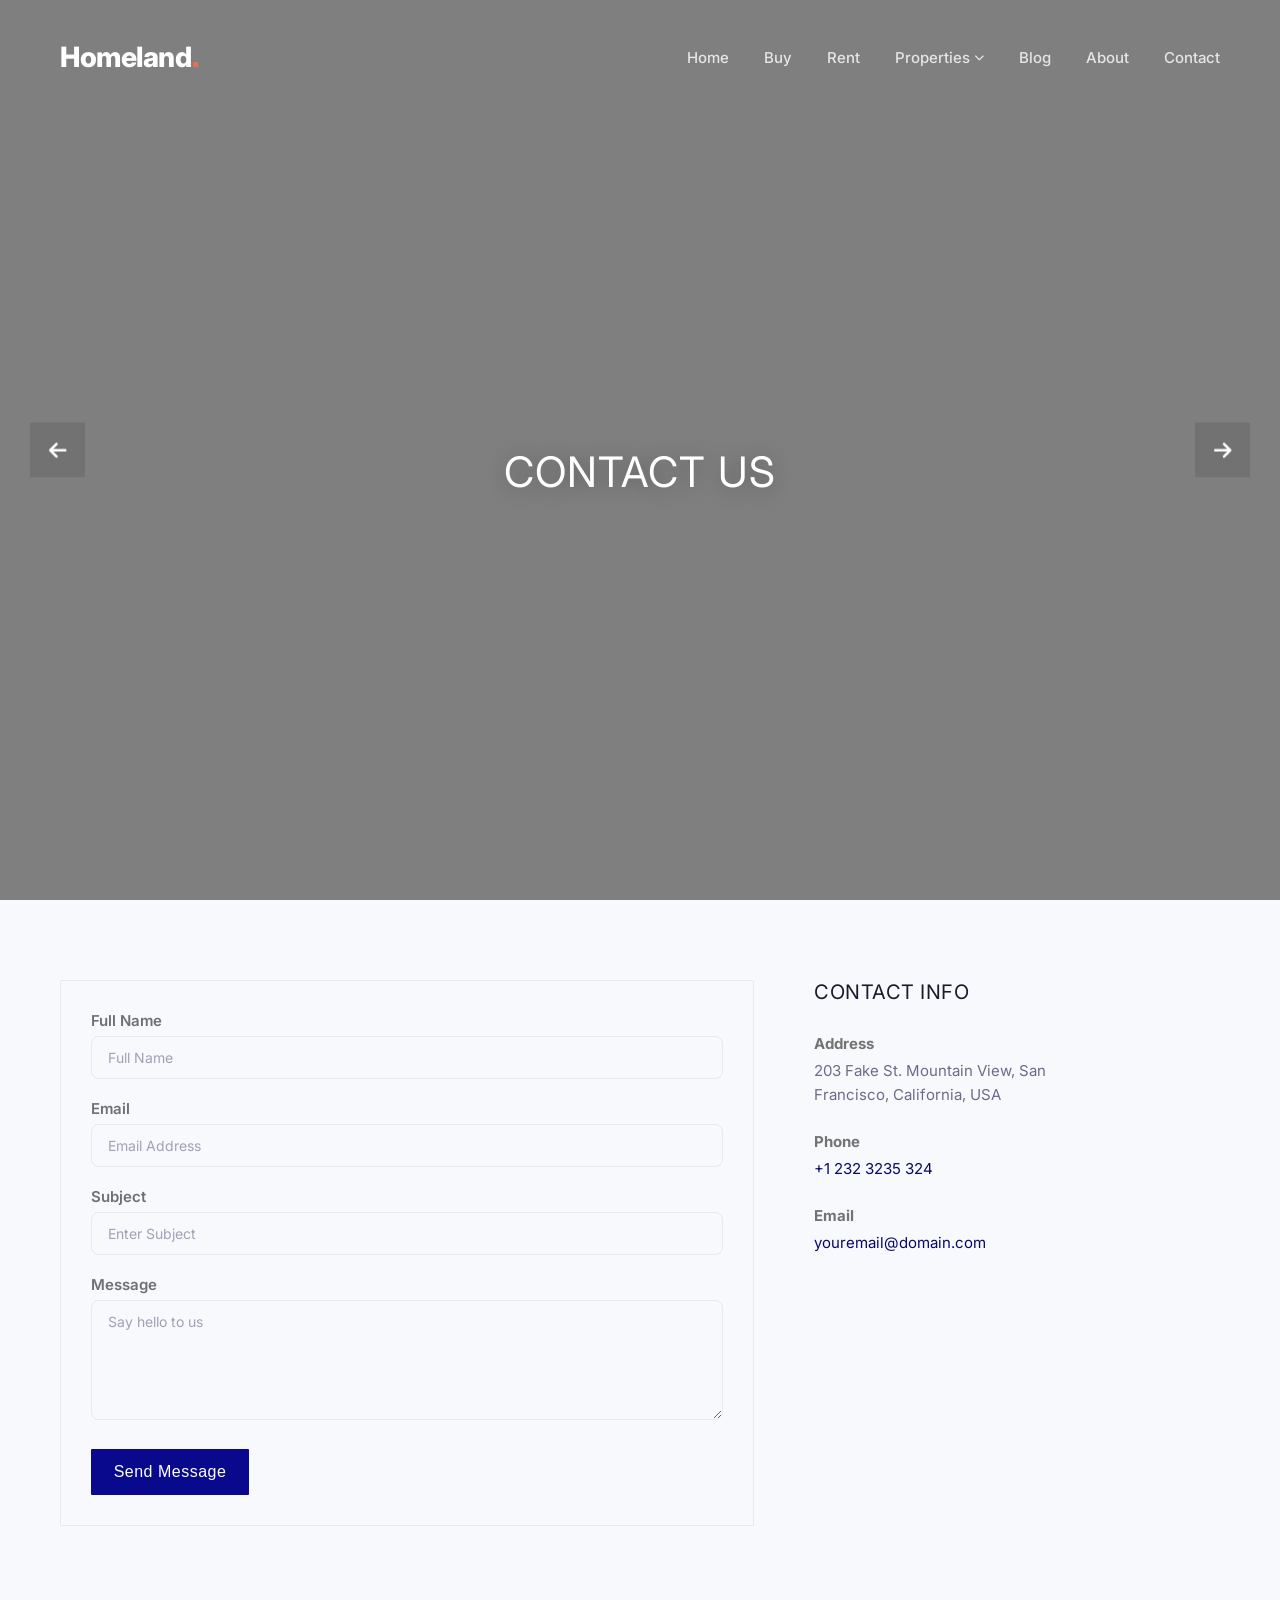
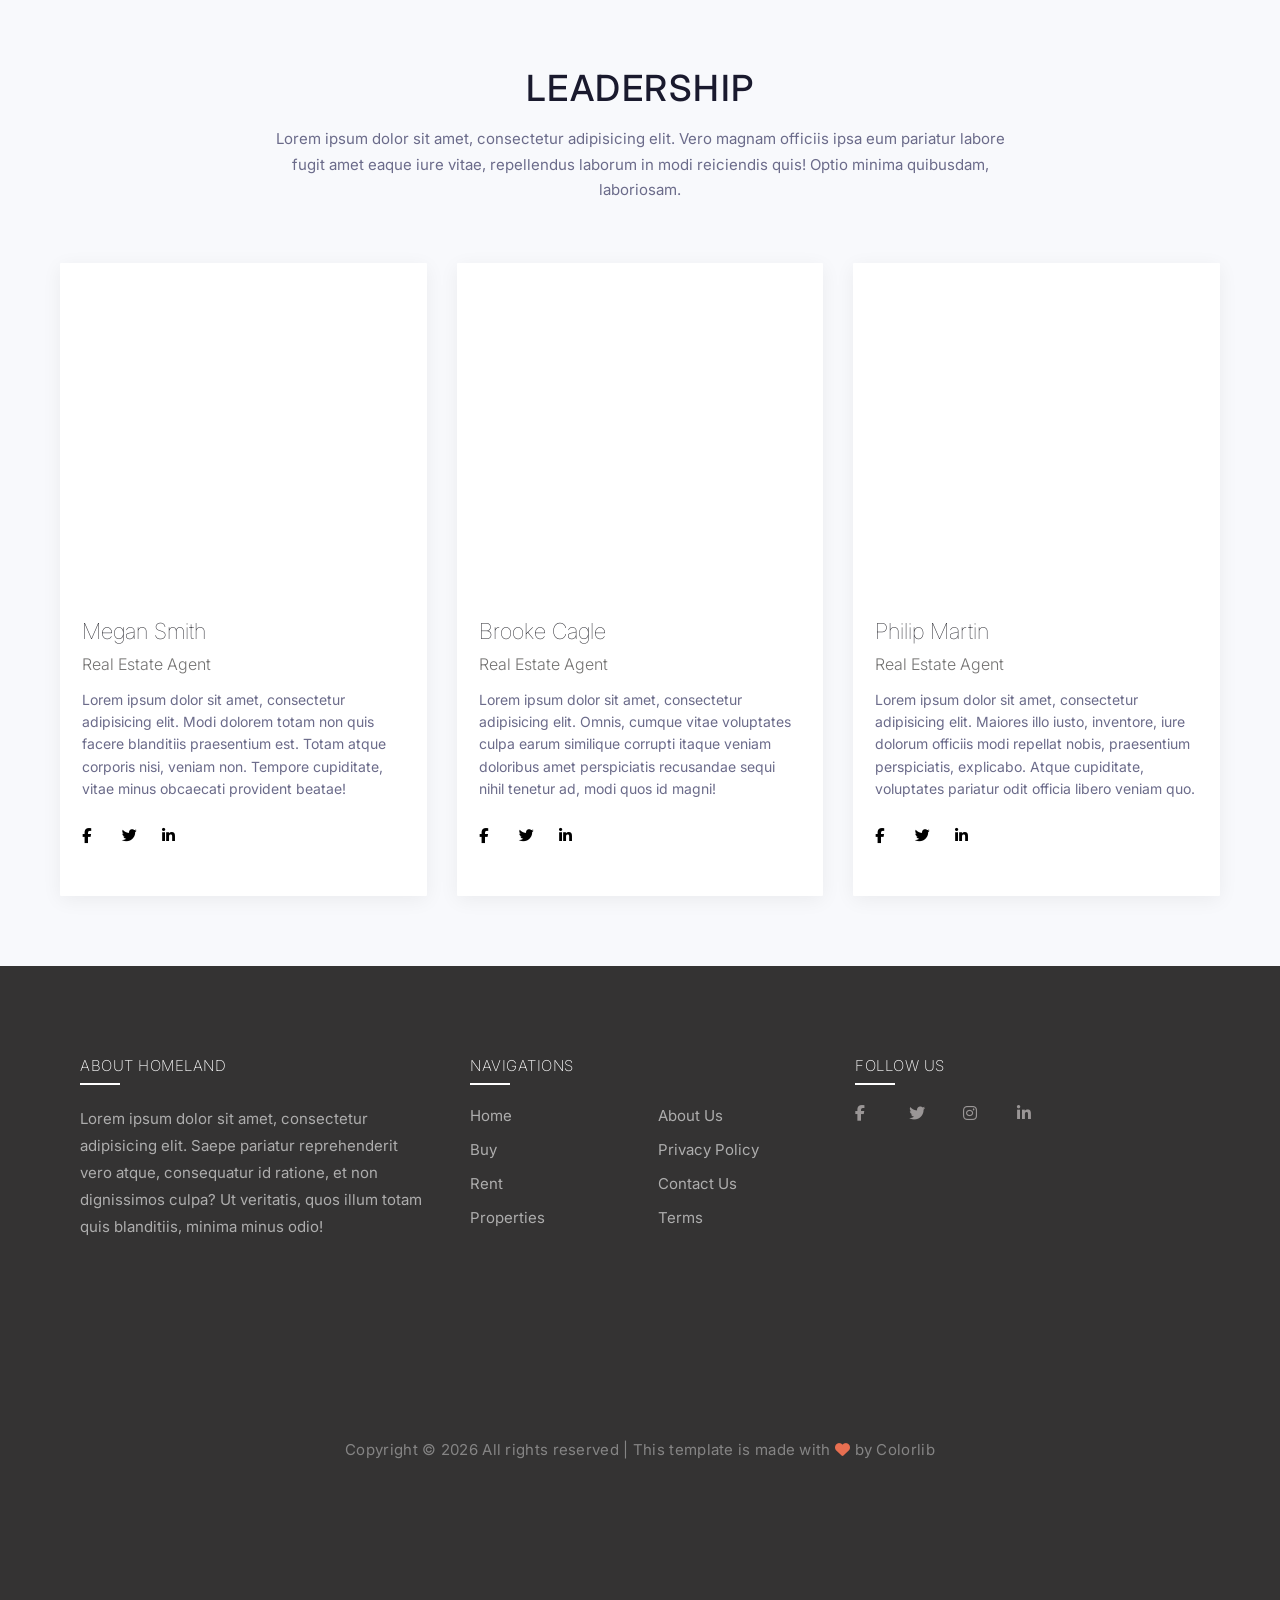
<file: contact.html>
<!DOCTYPE html>
<html lang="en">

<head>
    <meta charset="UTF-8" />
    <meta name="viewport" content="width=device-width, initial-scale=1.0" />
    <title>Homeland</title>
    <!-- Font Awesome -->
    <link rel="stylesheet" href="https://cdnjs.cloudflare.com/ajax/libs/font-awesome/6.5.0/css/all.min.css" />
    <!-- Google Fonts -->
    <link href="https://fonts.googleapis.com/css2?family=Inter:wght@400;500;600;700;800;900&display=swap"
        rel="stylesheet" />
    <link rel="stylesheet" href="homeland.css" />
</head>

<body>

    <!-- ===== HERO SECTION WITH BACKGROUND IMAGE ===== -->
    <section class="hero-section" id="heroSection">
        <!-- Navigation -->
        <header>
            <div class="logo">Homeland</div>
            <nav>
                <a href="index.html" class="active">Home</a>
                <a href="buy.html">Buy</a>
                <a href="rent.html">Rent</a>
               <div class="dropdown">
                    <a href="#" class="dropdown-trigger">
                        Properties <i class="fa-solid fa-chevron-down"></i>
                    </a>
                    <div class="dropdown-menu">
                        <a href="#" class="dropdown-link">Condo</a>
                        <a href="#" class="dropdown-link">Property Land</a>
                        <a href="#" class="dropdown-link">Commercial Building</a>

                        <!-- Nested Dropdown - Sub Menu -->
                        <div class="nested-dropdown">
                            <a href="#" class="nested-trigger">
                                Sub Menu <i class="fa-solid fa-chevron-right"></i>
                            </a>
                            <div class="nested-menu">
                                <a href="#" class="nested-link">Menu One</a>
                                <a href="#" class="nested-link">Menu Two</a>
                                <a href="#" class="nested-link">Menu Three</a>
                            </div>
                        </div>
                    </div>
                </div>
                <a href="blog.html">Blog</a>
                <a href="about.html">About</a>
                <a href="contact.html">Contact</a>
            </nav>
        </header>

        <!-- Property Details - Centered on Image -->
        <div class="hero-content">
            <div class="property-details">
                <h2 class="property-address" id="propertyAddress">CONTACT US</h2>
            </div>
        </div>

        <!-- Navigation Arrows -->
        <button class="arrow-btn left-arrow" id="prevBtn">
            <i class="fa-solid fa-arrow-left"></i>
        </button>
        <button class="arrow-btn right-arrow" id="nextBtn">
            <i class="fa-solid fa-arrow-right"></i>
        </button>
    </section>
    <!-- ===== CONTACT SECTION ===== -->
    <section class="contact-section">
        <div class="contact-container">
            <div class="contact-wrapper">
                <!-- Left Side - Contact Form -->
                <div class="contact-form">
                    <div class="form-group">
                        <label>Full Name</label>
                        <input type="text" placeholder="Full Name">
                    </div>

                    <div class="form-group">
                        <label>Email</label>
                        <input type="email" placeholder="Email Address">
                    </div>

                    <div class="form-group">
                        <label>Subject</label>
                        <input type="text" placeholder="Enter Subject">
                    </div>

                    <div class="form-group">
                        <label>Message</label>
                        <textarea placeholder="Say hello to us"></textarea>
                    </div>

                    <button class="send-btn">Send Message</button>
                </div>

                <!-- Right Side - Contact Info -->
                <div class="contact-info">
                    <h2>CONTACT INFO</h2>

                    <div class="contact-detail">
                        <h4>Address</h4>
                        <p>203 Fake St. Mountain View, San <br>Francisco, California, USA</p>
                    </div>

                    <div class="contact-detail">
                        <h4>Phone</h4>
                        <p class="number">+1 232 3235 324</p>
                    </div>

                    <div class="contact-detail">
                        <h4>Email</h4>
                        <p class="number">youremail@domain.com</p>
                    </div>
                </div>
            </div>
        </div>
    </section>

    <!-- ===== OUR AGENTS SECTION ===== -->
    <section class="agents-section">
        <div class="agents-container">
            <div class="agents-header">
                <h2>LEADERSHIP</h2>
                <p>Lorem ipsum dolor sit amet, consectetur adipisicing elit. Vero magnam officiis ipsa eum pariatur
                    labore fugit amet eaque iure vitae, repellendus laborum in modi reiciendis quis! Optio minima
                    quibusdam, laboriosam.</p>
            </div>

            <div class="agents-grid">
                <!-- Agent 1 - Megan Smith -->
                <div class="agent-card">
                    <div class="agent-image"
                        style="background-image: url('https://preview.colorlib.com/theme/homeland/images/person_1.jpg');">
                    </div>
                    <div class="agent-info">
                        <h3>Megan Smith</h3>
                        <p class="agent-title">Real Estate Agent</p>
                        <p class="agent-description">Lorem ipsum dolor sit amet, consectetur adipisicing elit. Modi
                            dolorem totam non quis facere blanditiis praesentium est. Totam atque corporis nisi, veniam
                            non. Tempore cupiditate, vitae minus obcaecati provident beatae!</p>
                        <div class="agent-social">
                            <a href="#"><i class="fa-brands fa-facebook-f"></i></a>
                            <a href="#"><i class="fa-brands fa-twitter"></i></a>
                            <a href="#"><i class="fa-brands fa-linkedin-in"></i></a>

                        </div>
                    </div>
                </div>

                <!-- Agent 2 - Brooke Cagle -->
                <div class="agent-card">
                    <div class="agent-image"
                        style="background-image: url('https://preview.colorlib.com/theme/homeland/images/person_2.jpg');">
                    </div>
                    <div class="agent-info">
                        <h3>Brooke Cagle</h3>
                        <p class="agent-title">Real Estate Agent</p>
                        <p class="agent-description">Lorem ipsum dolor sit amet, consectetur adipisicing elit. Omnis,
                            cumque vitae voluptates culpa earum similique corrupti itaque veniam doloribus amet
                            perspiciatis recusandae sequi nihil tenetur ad, modi quos id magni!</p>
                        <div class="agent-social">
                            <a href="#"><i class="fa-brands fa-facebook-f"></i></a>
                            <a href="#"><i class="fa-brands fa-twitter"></i></a>
                            <a href="#"><i class="fa-brands fa-linkedin-in"></i></a>

                        </div>
                    </div>
                </div>

                <!-- Agent 3 - Philip Martin -->
                <div class="agent-card">
                    <div class="agent-image"
                        style="background-image: url('https://preview.colorlib.com/theme/homeland/images/person_3.jpg');">
                    </div>
                    <div class="agent-info">
                        <h3>Philip Martin</h3>
                        <p class="agent-title">Real Estate Agent</p>
                        <p class="agent-description">Lorem ipsum dolor sit amet, consectetur adipisicing elit. Maiores
                            illo iusto, inventore, iure dolorum officiis modi repellat nobis, praesentium perspiciatis,
                            explicabo. Atque cupiditate, voluptates pariatur odit officia libero veniam quo.</p>
                        <div class="agent-social">
                            <a href="#"><i class="fa-brands fa-facebook-f"></i></a>
                            <a href="#"><i class="fa-brands fa-twitter"></i></a>
                            <a href="#"><i class="fa-brands fa-linkedin-in"></i></a>

                        </div>
                    </div>
                </div>
            </div>
        </div>
    </section>

    <!-- ===== FOOTER SECTION ===== -->
    <footer class="footer-section">
        <div class="footer-container">
            <div class="footer-grid">
                <!-- Column 1 - ABOUT HOMELAND -->
                <div class="footer-col">
                    <h3>ABOUT HOMELAND</h3>
                    <div class="heading-line"></div>
                    <p>Lorem ipsum dolor sit amet, consectetur<br>
                        adipisicing elit. Saepe pariatur reprehenderit<br>
                        vero atque, consequatur id ratione, et non<br>
                        dignissimos culpa? Ut veritatis, quos illum totam<br>
                        quis blanditiis, minima minus odio!</p>
                </div>

                <!-- Column 2 - NAVIGATIONS -->
                <div class="footer-col">
                    <h3>NAVIGATIONS</h3>
                    <div class="heading-line"></div>
                    <ul class="footer-links">
                        <li><a href="#">Home</a></li>
                        <li><a href="#">About Us</a></li>
                        <li><a href="#">Buy</a></li>
                        <li><a href="#">Privacy Policy</a></li>
                        <li><a href="#">Rent</a></li>
                        <li><a href="#">Contact Us</a></li>
                        <li><a href="#">Properties</a></li>
                        <li><a href="#">Terms</a></li>
                    </ul>
                </div>

                <!-- Column 3 - FOLLOW US -->
                <div class="footer-col">
                    <h3>FOLLOW US</h3>
                    <div class="heading-line"></div>
                    <div class="footer-social">
                        <a href="#"><i class="fa-brands fa-facebook-f"></i></a>
                        <a href="#"><i class="fa-brands fa-twitter"></i></a>
                        <a href="#"><i class="fa-brands fa-instagram"></i></a>
                        <a href="#"><i class="fa-brands fa-linkedin-in"></i></a>
                    </div>
                </div>
            </div>

            <!-- Copyright -->
            <div class="footer-bottom">
                <p>Copyright &copy; 2026 All rights reserved | This template is made with <i
                        class="fa-solid fa-heart"></i> by Colorlib</p>
            </div>
        </div>
    </footer>

    <script src="homeland.js"></script>
</body>

</html>
</file>
<file: homeland.css>
/* ===== RESET ===== */
* {
    margin: 0;
    padding: 0;
    box-sizing: border-box;
}

body {
    font-family: 'Inter', sans-serif;
    color: #ffffff;
    overflow-x: hidden;
}

/* ===== HERO SECTION ===== */
.hero-section {
    width: 100%;
    min-height: 100vh;
    background-image: url('https://images.unsplash.com/photo-1600585154340-be6161a56a0c?w=1600&h=900&fit=crop');
    background-size: cover;
    background-position: center;
    background-repeat: no-repeat;
    position: relative;
    display: flex;
    flex-direction: column;
    padding: 30px 60px;
}

/* Dark overlay for better text visibility */
.hero-section::before {
    content: '';
    position: absolute;
    top: 0;
    left: 0;
    right: 0;
    bottom: 0;
    background: rgba(0, 0, 0, 0.5);
    z-index: 1;
}

/* ===== HEADER / NAVIGATION ===== */
header {
    display: flex;
    justify-content: space-between;
    align-items: center;
    position: relative;
    z-index: 2;
    padding: 10px 0;
}

.logo {
    font-size: 28px;
    font-weight: 800;
    color: #ffffff;
    letter-spacing: -0.5px;
}
.logo::after {
    content: '';
    display: inline-block;
    width: 5px;
    height: 5px;
    background: #e76f51;
    border-radius: 0px;
    margin-left: 2px;
    flex-shrink: 0;
}
nav {
    display: flex;
    gap: 35px;
}

nav a {
    text-decoration: none;
    color: #ffffff;
    font-size: 15px;
    font-weight: 500;
    transition: 0.3s;
    opacity: 0.8;
}

nav a:hover {
    opacity: 1;
    color: white;
}
 
nav a.orange {
    opacity: 1;
    color: white;
    font-weight: 600;
} 


/* ===== HERO CONTENT - Centered on Image ===== */
.hero-content {
    flex: 1;
    display: flex;
    align-items: center;
    justify-content: center;
    position: relative;
    z-index: 2;
    text-align: center;
}

.property-details {
    max-width: 700px;
    width: 100%;
    padding: 20px;
    animation: fadeInUp 0.6s ease-out;
}

@keyframes fadeInUp {
    from {
        opacity: 0;
        transform: translateY(30px);
    }

    to {
        opacity: 1;
        transform: translateY(0);
    }
}

.property-tag {
    display: inline-block;
    font-size: 12px;
    font-weight: 700;
    padding: 8px 24px;
    border-radius: 5px;
    letter-spacing: 1.5px;
    text-transform: uppercase;
    margin-bottom: 20px;
    background: rgba(231, 111, 81, 0.9);
    color: #ffffff;
}

.property-tag.for-sale {
    background: rgba(231, 111, 81, 0.9);
}

.property-tag.for-rent {
    background: rgba(42, 157, 143, 0.9);
}

.property-tag.foreclosure {
    background: rgba(230, 57, 70, 0.9);
}

.property-address {
    font-size: 42px;
    font-weight: 400;
    color: #ffffff;
    margin-bottom: 12px;
    letter-spacing: 1px;
    text-shadow: 0 2px 20px rgba(0, 0, 0, 0.3);
}

.property-description {
    font-size: 18px;
    color: rgba(255, 255, 255, 0.9);
    margin-bottom: 20px;
    font-weight: 400;
    text-shadow: 0 2px 10px rgba(0, 0, 0, 0.3);
}

.property-price {
    font-size: 35px;
    font-weight: 500;
    color: greenyellow;
    margin-bottom: 25px;
    text-shadow: 0 2px 20px rgba(0, 0, 0, 0.3);
}

.property-price .original-price {
    font-size: 22px;
    font-weight: 400;
    color: rgba(255, 255, 255, 0.6);
    text-decoration: line-through;
    margin-left: 12px;
}

.btn-detail {
    padding: 16px 50px;
    background: none;
    border: 1px solid white;
    border-radius: 1px;
    font-weight: 700;
    font-size: 14px;
    color: white;
    cursor: pointer;
    transition: 0.3s;
    letter-spacing: 1.5px;
    box-shadow: 0 4px 20px rgba(0, 0, 0, 0.2);
}

.btn-detail:hover {
    background: white;
    color: black;
    transform: scale(1.05);
    box-shadow: 0 6px 30px rgba(231, 111, 81, 0.4);
}

/* ===== ARROW BUTTONS ===== */
.arrow-btn {
    position: absolute;
    top: 50%;
    transform: translateY(-50%);
    z-index: 10;
    width: 55px;
    height: 55px;
    border-radius: 0%;
    border: none;
    background: rgba(0, 0, 0, 0.1);
    color: #ffffff;
    font-size: 20px;
    cursor: pointer;
    transition: 0.3s;
    display: flex;
    align-items: center;
    justify-content: center;
    backdrop-filter: blur(1px);
}

.arrow-btn:hover {
    background: rgba(0, 0, 0, 0.9);
    border-color: rgba(255, 255, 255, 0.8);
    /* transform: translateY(-50%) scale(1.1); */
}

.arrow-btn.left-arrow {
    left: 30px;
}

.arrow-btn.right-arrow {
    right: 30px;
}

/* ===== RESPONSIVE DESIGN ===== */
@media (max-width: 1024px) {
    .hero-section {
        padding: 20px 40px;
    }

    nav {
        gap: 25px;
        font-size: 14px;
    }

    .property-address {
        font-size: 36px;
    }

    .property-price {
        font-size: 32px;
    }
}

@media (max-width: 768px) {
    .hero-section {
        padding: 15px 20px;
        min-height: 100vh;
    }

    header {
        flex-direction: column;
        align-items: flex-start;
        gap: 15px;
    }

    nav {
        flex-wrap: wrap;
        gap: 12px 20px;
        font-size: 13px;
    }

    .logo {
        font-size: 24px;
    }

    .property-address {
        font-size: 28px;
    }

    .property-description {
        font-size: 16px;
    }

    .property-price {
        font-size: 28px;
    }

    .btn-detail {
        padding: 14px 40px;
        font-size: 13px;
    }

    .arrow-btn {
        width: 45px;
        height: 45px;
        font-size: 18px;
    }

    .arrow-btn.left-arrow {
        left: 15px;
    }

    .arrow-btn.right-arrow {
        right: 15px;
    }
}

@media (max-width: 480px) {
    .hero-section {
        padding: 10px 15px;
        min-height: 100vh;
    }

    nav {
        gap: 8px 15px;
        font-size: 12px;
    }

    .logo {
        font-size: 20px;
    }

    .property-address {
        font-size: 22px;
    }

    .property-description {
        font-size: 14px;
    }

    .property-price {
        font-size: 24px;
    }

    .property-price .original-price {
        font-size: 16px;
    }

    .btn-detail {
        padding: 12px 30px;
        font-size: 12px;
    }

    .arrow-btn {
        width: 38px;
        height: 38px;
        font-size: 15px;
    }

    .arrow-btn.left-arrow {
        left: 10px;
    }

    .arrow-btn.right-arrow {
        right: 10px;
    }

    .property-tag {
        font-size: 10px;
        padding: 6px 18px;
    }
}

/* ===== LISTING TYPES SECTION ===== */
.listing-section {
    position: relative;
    width: 100%;
    padding: 0 60px 60px 60px;
    margin-top: -60px;
    z-index: 5;
}

.listing-container {
    background: #304d6d;
    border-radius: 2px;
    padding: 55px 40px 50px 40px;
    box-shadow: 0 8px 40px rgba(0, 0, 0, 0.08);
    max-width: 1200px;
    margin: 0 auto;
}

/* Header */
.listing-header h2 {
    font-size: 24px;
    font-weight: 800;
    color: #1a1a2e;
    margin-bottom: 20px;
    letter-spacing: 0.5px;
}

/* Filters Row */
.listing-filters {
    display: flex;
    flex-wrap: wrap;
    align-items: flex-end;
    gap: 15px 25px;
}

.filter-group {
    display: flex;
    flex-direction: column;
    gap: 5px;
    flex: 1;
    min-width: 140px;
}

.filter-group label {
    font-size: 11px;
    font-weight: 700;
    color: #ffffff;
    letter-spacing: 1px;
    opacity: 0.8;
}

.filter-group select {
    border: 1px solid rgba(255, 255, 255, 0.2);
    border-radius: 1px;
    padding: 11px 16px;
    font-family: 'Inter', sans-serif;
    font-size: 14px;
    font-weight: 500;
    color: #1a1a2e;
    background: #ffffff;
    cursor: pointer;
    outline: none;
    transition: 0.3s;
    appearance: none;
    background-image: url("data:image/svg+xml,%3Csvg xmlns='http://www.w3.org/2000/svg' width='12' height='12' viewBox='0 0 12 12'%3E%3Cpath fill='%236b6b8a' d='M6 8L1 3h10z'/%3E%3C/svg%3E");
    background-repeat: no-repeat;
    background-position: right 14px center;
}

.filter-group select:hover {
    border-color: rgba(255, 255, 255, 0.4);
}

.filter-group select option {
    color: #1a1a2e;
}

/* Search Button */
.search-btn {
    background: rgb(134, 200, 35);
    color: #ffffff;
    border: none;
    padding: 11px 85px;
    border-radius: 1px;
    font-weight: 700;
    font-size: 14px;
    cursor: pointer;
    transition: 0.3s;
    letter-spacing: 0.5px;
    min-width: 110px;
    height: 46px;
}

.search-btn:hover {
    background: #d45a3a;
}

/* ===== BOTTOM ROW - Outside the box ===== */
.listing-bottom {
    display: flex;
    justify-content: space-between;
    align-items: center;
    flex-wrap: wrap;
    gap: 15px;
    max-width: 1200px;
    margin: 1px auto 0 auto;
    padding: 15px 40px 0 40px;
}

/* ===== LEFT SIDE - LAYOUT BUTTONS ===== */
.listing-layout {
    display: flex;
    gap: 8px;
}

.layout-btn {
    width: 28px;
    height: 28px;
    border: none;
    border-radius: 1px;
    background: transparent;
    color: #8a8aa8;
    font-size: 20px;
    cursor: pointer;
    transition: 0.3s;
    display: flex;
    align-items: center;
    justify-content: center;
}

.layout-btn:hover {
    /* border-color: #e76f51; */
    color: black;
}

.layout-btn.active {
    /* background: none; */
    color: black;
    /* border-color: none; */
}

/* ===== RIGHT SIDE - TABS + SORT ===== */
.listing-right {
    display: flex;
    align-items: center;
    gap: 20px;
    flex-wrap: wrap;
}

/* Tabs */
.listing-tabs {
    display: flex;
    gap: 8px;
}

.tab-btn {
    padding: 6px 24px 6px 18px;
    border: none;
    border-radius: 0;
    background: transparent;
    font-family: 'Inter', sans-serif;
    font-size: 13px;
    font-weight: 600;
    color: #6b6b8a;
    cursor: pointer;
    transition: 0.3s;
    position: relative;
}

/* Vertical line on the left side */
.tab-btn::before {
    content: '';
    position: absolute;
    right: 0;
    top: 50%;
    transform: translateY(-50%);
    width: 1px;
    height: 16px;
    background: #d0d0dd;
    border-radius: 1px;
    transition: 0.3s;
}

/* Sort */
.listing-sort {
    display: flex;
    align-items: center;
    gap: 12px;
}

.listing-sort span {
    font-size: 13px;
    font-weight: 500;
    color: #6b6b8a;
}

.listing-sort select {
    border: 1px solid #c5c5ca;
    border-radius: 1px;
    padding: 6px 30px 6px 14px;
    font-family: 'Inter', sans-serif;
    font-size: 13px;
    font-weight: 500;
    color: #1a1a2e;
    background: #ffffff;
    cursor: pointer;
    outline: none;
    appearance: none;
    background-image: url("data:image/svg+xml,%3Csvg xmlns='http://www.w3.org/2000/svg' width='10' height='10' viewBox='0 0 10 10'%3E%3Cpath fill='%236b6b8a' d='M5 7L1 3h8z'/%3E%3C/svg%3E");
    background-repeat: no-repeat;
    background-position: right 10px center;
}

/* ===== RESPONSIVE ===== */
@media (max-width: 1024px) {
    .listing-section {
        padding: 0 30px 40px 30px;
        margin-top: -40px;
    }

    .listing-container {
        padding: 30px 25px;
    }

    .listing-bottom {
        padding: 15px 25px 0 25px;
    }
}

@media (max-width: 768px) {
    .listing-section {
        padding: 0 20px 30px 20px;
        margin-top: -30px;
    }

    .listing-container {
        padding: 25px 20px;
    }

    .listing-filters {
        flex-direction: column;
        align-items: stretch;
        gap: 12px;
    }

    .filter-group {
        min-width: 100%;
    }

    .search-btn {
        width: 100%;
        height: 44px;
    }

    .listing-bottom {
        flex-direction: column;
        align-items: stretch;
        gap: 15px;
        padding: 15px 20px 0 20px;
        margin-top: 1px;
    }

    .listing-layout {
        justify-content: center;
    }

    .listing-right {
        flex-direction: column;
        align-items: center;
        gap: 12px;
        width: 100%;
    }

    .listing-tabs {
        width: 100%;
        justify-content: center;
    }

    .tab-btn {
        flex: 1;
        text-align: center;
        padding: 6px 15px;
        font-size: 12px;
    }

    .listing-sort {
        width: 100%;
        justify-content: center;
    }
}

@media (max-width: 480px) {
    .listing-section {
        padding: 0 15px 20px 15px;
        margin-top: -20px;
    }

    .listing-container {
        padding: 20px 15px;
        border-radius: 15px;
    }

    .filter-group select {
        padding: 9px 14px;
        font-size: 13px;
    }

    .search-btn {
        padding: 10px 20px;
        font-size: 13px;
        height: 42px;
    }

    .listing-bottom {
        padding: 15px 15px 0 15px;
    }

    .tab-btn {
        padding: 5px 12px;
        font-size: 11px;
    }

    .listing-sort select {
        font-size: 12px;
        padding: 5px 25px 5px 12px;
    }

    .layout-btn {
        width: 32px;
        height: 32px;
        font-size: 13px;
    }
}

/* ===== PROPERTY CARDS SECTION ===== */
.property-cards-section {
    width: 100%;
    padding: 40px 60px 60px 60px;
    background: #f8f9fc;
}

.property-cards-container {
    max-width: 1200px;
    margin: 0 auto;
    display: grid;
    grid-template-columns: repeat(3, 1fr);
    gap: 30px;
}

/* ===== INDIVIDUAL PROPERTY CARD ===== */
.property-card {
    background: #ffffff;
    border-radius: 1px;
    overflow: hidden;
    box-shadow: 0 4px 20px rgba(0, 0, 0, 0.06);
    transition: 0.3s;
}

.property-card:hover {
    transform: translateY(-6px);
    box-shadow: 0 12px 40px rgba(0, 0, 0, 0.10);
}

/* Card Image */
.card-image {
    height: 220px;
    background-size: cover;
    background-position: center;
    position: relative;
}

.card-tags {
    position: absolute;
    top: 16px;
    left: 16px;
    display: flex;
    flex-direction: column;
    gap: 8px;
}

.card-tag {
    padding: 5px 16px;
    border-radius: 4px;
    font-size: 11px;
    font-weight: 700;
    letter-spacing: 0.5px;
    color: #ffffff;
    text-transform: uppercase;
}

.card-tag.sale {
    background: #e76f51;
}

.card-tag.rent {
    background: #2a9d8f;
}

.heart-btn {
    position: absolute;
    top: 16px;
    right: 16px;
    width: 34px;
    height: 34px;
    border-radius: 50%;
    border: none;
    background: rgba(255, 255, 255, 0.9);
    color: #e76f51;
    font-size: 15px;
    cursor: pointer;
    transition: 0.2s;
    display: flex;
    align-items: center;
    justify-content: center;
}

.heart-btn:hover {
    background: #ffffff;
    transform: scale(1.1);
}

/* Card Content */
.card-content {
    padding: 18px 20px 22px 20px;
}

.card-address {
    font-size: 18px;
    font-weight: 500;
    color: #1a1a2e;
    margin-bottom: 6px;
}

.card-location {
    font-size: 13px;
    color: #8a8aa8;
    margin-bottom: 12px;
    line-height: 1.4;
}

.card-location i {
    color: rgb(157, 155, 155);
    margin-right: 4px;
    font-size: 12px;
}

.card-price {
    font-size: 22px;
    font-weight: 500;
    color: rgb(129, 195, 31);
    margin-bottom: 14px;
}

/* Card Details */
.card-details {
    display: flex;
    gap: 30px;
    padding-top: 12px;
    border-top: 1px solid #f0f0f5;
}

.detail-item {
    display: flex;
    flex-direction: column;
    gap: 4px;
}

.detail-label {
    font-size: 11px;
    font-weight: 100;
    color: #8a8aa8;
    letter-spacing: 0.5px;
}

.detail-value {
    font-size: 18px;
    font-weight: 400;
    color: #1a1a2e;
}

.detail-value sup {
    font-size: 11px;
    font-weight: 600;
    color: #e76f51;
    top: -4px;
}

/* ===== RESPONSIVE ===== */
@media (max-width: 1024px) {
    .property-cards-section {
        padding: 30px 30px 40px 30px;
    }

    .property-cards-container {
        grid-template-columns: repeat(2, 1fr);
        gap: 25px;
    }
}

@media (max-width: 768px) {
    .property-cards-section {
        padding: 20px 20px 30px 20px;
    }

    .property-cards-container {
        grid-template-columns: 1fr;
        gap: 20px;
    }

    .card-image {
        height: 180px;
    }

    .card-address {
        font-size: 16px;
    }

    .card-price {
        font-size: 20px;
    }

    .card-details {
        gap: 20px;
    }
}

@media (max-width: 480px) {
    .property-cards-section {
        padding: 15px 15px 20px 15px;
    }

    .card-image {
        height: 160px;
    }

    .card-content {
        padding: 14px 16px 18px 16px;
    }

    .card-address {
        font-size: 15px;
    }

    .card-price {
        font-size: 18px;
    }

    .card-details {
        gap: 15px;
    }

    .detail-value {
        font-size: 14px;
    }

    .card-location {
        font-size: 12px;
    }

    .card-tags {
        gap: 5px;
    }

    .card-tag {
        font-size: 10px;
        padding: 4px 12px;
    }
}

/* ===== PAGINATION ===== */
.pagination {
    display: flex;
    justify-content: center;
    align-items: center;
    gap: 8px;
    margin-top: 40px;
    padding-top: 20px;
}

.page-btn {
    width: 40px;
    height: 40px;
    border: 1px solid #e8e8f0;
    border-radius: 50%;
    background: #ffffff;
    color: #6b6b8a;
    font-size: 14px;
    font-weight: 600;
    font-family: 'Inter', sans-serif;
    cursor: pointer;
    transition: 0.3s;
    display: flex;
    align-items: center;
    justify-content: center;
}

.page-btn-dots {
    width: 40px;
    height: 40px;
    border: none;
    border-radius: 50%;
    background: none;
    color: #6b6b8a;
    font-size: 14px;
    font-weight: 600;
    font-family: 'Inter', sans-serif;
    cursor: pointer;
    transition: 0.3s;
    display: flex;
    align-items: center;
    justify-content: center;
}

/* .page-btn:hover {
    border-color: #e76f51;
    color: #e76f51;
    background: #fff5f2;
} */

.page-btn.active {
    background: rgb(129, 195, 31);
    color: #ffffff;
    border-color: rgb(129, 195, 31);
}

.page-btn.active:hover {
    background: rgb(129, 195, 31);
    border-color: rgb(129, 195, 31);
}

/* ===== RESPONSIVE PAGINATION ===== */
@media (max-width: 768px) {
    .pagination {
        gap: 5px;
        margin-top: 30px;
        flex-wrap: wrap;
    }

    .page-btn {
        width: 35px;
        height: 35px;
        font-size: 12px;
    }

    .page-btn.next {
        width: 35px;
        height: 35px;
        font-size: 12px;
    }
}

@media (max-width: 480px) {
    .pagination {
        gap: 4px;
        margin-top: 25px;
    }

    .page-btn {
        width: 30px;
        height: 30px;
        font-size: 11px;
        border-radius: 6px;
    }

    .page-btn.next {
        width: 30px;
        height: 30px;
        font-size: 11px;
        border-radius: 6px;
    }
}

/* ===== WHY CHOOSE US SECTION ===== */
.choose-section {
    width: 100%;
    padding: 60px 60px 70px 60px;
    background: #ffffff;
}

.choose-container {
    max-width: 1200px;
    margin: 0 auto;
}

/* ===== HEADER ===== */
.choose-header {
    text-align: center;
    max-width: 750px;
    margin: 0 auto 50px auto;
}

.choose-header h2 {
    font-size: 32px;
    font-weight: 550;
    color: #1a1a2e;
    margin-bottom: 16px;
    letter-spacing: 0.5px;
}

.choose-header p {
    font-size: 15px;
    color: #6b6b8a;
    line-height: 1.7;
    margin-top: 16px;
}

/* ===== GRID ===== */
.choose-grid {
    display: grid;
    grid-template-columns: repeat(3, 1fr);
    gap: 30px;
    margin-top: 5px;
}

/* ===== CHOOSE CARD ===== */
.choose-card {
    text-align: center;
    padding: 5px 25px 30px 25px;
    border-radius: 16px;
    background: none;
    transition: 0.3s;
    /* border: 1px solid #f0f0f5; */
}

.choose-icon {
    width: 70px;
    height: 70px;
    border-radius: 50%;
    /* background: #e76f51; */
    color: rgb(22, 22, 125);
    font-size: 28px;
    display: flex;
    align-items: center;
    justify-content: center;
    margin: 0 auto 18px auto;
    transition: 0.3s;
}

.choose-card h3 {
    font-size: 22px;
    font-weight: 400;
    color: #1a1a2e;
    margin-bottom: 12px;
}

.choose-card p {
    font-size: 14px;
    color: #6b6b8a;
    line-height: 1.6;
    margin-bottom: 16px;
}

.read-more {
    display: inline-block;
    font-size: 12px;
    font-weight: 200;
    color: black;
    text-decoration: none;
    letter-spacing: 1.5px;
    transition: 0.3s;
    border-bottom: 2px solid transparent;
    padding-bottom: 2px;
}

/* ===== RESPONSIVE ===== */
@media (max-width: 1024px) {
    .choose-section {
        padding: 50px 30px 60px 30px;
    }

    .choose-grid {
        gap: 25px;
    }
}

@media (max-width: 768px) {
    .choose-section {
        padding: 40px 20px 50px 20px;
    }

    .choose-grid {
        grid-template-columns: 1fr;
        gap: 20px;
        max-width: 500px;
        margin: 0 auto;
    }

    .choose-header h2 {
        font-size: 28px;
    }

    .choose-header p {
        font-size: 14px;
    }

    .choose-card {
        padding: 30px 20px 25px 20px;
    }
}

@media (max-width: 480px) {
    .choose-section {
        padding: 30px 15px 40px 15px;
    }

    .choose-header h2 {
        font-size: 24px;
    }

    .choose-header p {
        font-size: 13px;
    }

    .choose-card h3 {
        font-size: 16px;
    }

    .choose-card p {
        font-size: 13px;
    }

    .choose-icon {
        width: 60px;
        height: 60px;
        font-size: 24px;
    }
}

/* ===== RECENT BLOG SECTION ===== */
.blog-section {
    width: 100%;
    padding: 100px 60px 70px 60px;
    background: #f8f9fc;
}

.blog-container {
    max-width: 1200px;
    margin: 0 auto;
}

/* ===== HEADER ===== */
.blog-header {
    text-align: center;
    max-width: 750px;
    margin: 0 auto 50px auto;
}

.blog-header h2 {
    font-size: 32px;
    font-weight: 500;
    color: #1a1a2e;
    margin-bottom: 16px;
    letter-spacing: 1.5px;
}

.blog-header p {
    font-size: 15px;
    color: #6b6b8a;
    line-height: 1.7;
    margin-top: 16px;
}

/* ===== BLOG GRID ===== */
.blog-grid {
    display: grid;
    grid-template-columns: repeat(3, 1fr);
    gap: 30px;
}

/* ===== BLOG CARD ===== */
.blog-card {
    background: #ffffff;
    border-radius: 1px;
    overflow: hidden;
    box-shadow: 0 4px 20px rgba(0, 0, 0, 0.06);
    transition: transform 0.3s, box-shadow 0.3s;
    /* Animation properties - initially hidden; */
    opacity: 0;
    transform: translateY(60px);
    transition: opacity 0.8s ease, transform 0.8s ease;
}

/* When card becomes visible */
.blog-card.show {
    opacity: 1;
    transform: translateY(0);
}

.blog-card:hover {
    transform: translateY(-6px);
    box-shadow: 0 12px 40px rgba(0, 0, 0, 0.10);
}

/* Stagger delays */
.blog-card:nth-child(1) {
    transition-delay: 0.1s;
}

.blog-card:nth-child(2) {
    transition-delay: 0.3s;
}

.blog-card:nth-child(3) {
    transition-delay: 0.5s;
}

/* Blog Image */
.blog-image {
    height: 220px;
    background-size: cover;
    background-position: center;
    position: relative;
}

/* Date Box */
.blog-date {
    position: absolute;
    bottom: 0px;
    left: 0px;
    background: #e76f51;
    color: #ffffff;
    padding: 10px 14px;
    border-radius: 8px;
    display: flex;
    flex-direction: column;
    align-items: center;
    line-height: 1.2;
    min-width: 60px;
}

.date-day {
    font-size: 14px;
    font-weight: 400;
    margin-bottom: 5px;
    color: #707072;
}

.date-month {
    font-size: 11px;
    font-weight: 700;
    text-transform: uppercase;
    letter-spacing: 0.5px;
}

.date-year {
    font-size: 10px;
    font-weight: 600;
    opacity: 0.8;
}

/* Blog Content */
.blog-content {
    padding: 20px 22px 25px 22px;
}

.blog-content h3 {
    font-size: 20px;
    font-weight: 400;
    color: #0a0aac;
    margin-bottom: 14px;
    margin-top: 6px;
    transition: 0.3s;
}

.blog-card:hover .blog-content h3 {
    color: #0b156e;
}

.blog-content p {
    font-size: 14px;
    color: #6b6b8a;
    line-height: 1.9;
    margin-bottom: 14px;
}

.blog-content .read-more {
    display: inline-block;
    font-size: 12px;
    font-weight: 700;
    color: #e76f51;
    text-decoration: none;
    letter-spacing: 0.5px;
    transition: 0.3s;
    border-bottom: 2px solid transparent;
    padding-bottom: 2px;
}

.blog-content .read-more:hover {
    color: #d45a3a;
    border-bottom-color: #e76f51;
}

/* ===== RESPONSIVE ===== */
@media (max-width: 1024px) {
    .blog-section {
        padding: 50px 30px 60px 30px;
    }

    .blog-grid {
        gap: 25px;
    }
}

@media (max-width: 768px) {
    .blog-section {
        padding: 40px 20px 50px 20px;
    }

    .blog-grid {
        grid-template-columns: 1fr;
        gap: 25px;
        max-width: 500px;
        margin: 0 auto;
    }

    .blog-header h2 {
        font-size: 28px;
    }

    .blog-header p {
        font-size: 14px;
    }

    .blog-image {
        height: 200px;
    }

    .blog-card:nth-child(1) {
        transition-delay: 0.05s;
    }

    .blog-card:nth-child(2) {
        transition-delay: 0.15s;
    }

    .blog-card:nth-child(3) {
        transition-delay: 0.25s;
    }
}

@media (max-width: 480px) {
    .blog-section {
        padding: 30px 15px 40px 15px;
    }

    .blog-header h2 {
        font-size: 24px;
    }

    .blog-header p {
        font-size: 13px;
    }

    .blog-content h3 {
        font-size: 15px;
    }

    .blog-content p {
        font-size: 13px;
    }

    .blog-image {
        height: 180px;
    }

    .date-day {
        font-size: 20px;
    }
}

/* ===== ANIMATION STYLES ===== */
.animate-on-scroll {
    opacity: 0;
    transform: translateY(60px);
    transition: opacity 0.8s cubic-bezier(0.25, 0.46, 0.45, 0.94),
        transform 0.8s cubic-bezier(0.25, 0.46, 0.45, 0.94);
}

.animate-on-scroll.visible {
    opacity: 1;
    transform: translateY(0);
}

/* Stagger animation delays for each card */
.blog-card:nth-child(1).animate-on-scroll {
    transition-delay: 0.1s;
}

.blog-card:nth-child(2).animate-on-scroll {
    transition-delay: 0.3s;
}

.blog-card:nth-child(3).animate-on-scroll {
    transition-delay: 0.5s;
}

/* TEST - Force cards visible */
.animate-on-scroll {
    opacity: 1 !important;
    transform: translateY(0) !important;
}



/* ===== OUR AGENTS SECTION ===== */
.agents-section {
    width: 100%;
    padding: 60px 60px 70px 60px;
    background: #f8f9fc;
}

.agents-container {
    max-width: 1200px;
    margin: 0 auto;
}

/* ===== HEADER ===== */
.agents-header {
    text-align: center;
    max-width: 750px;
    margin: 0 auto 60px auto;
}

.agents-header h2 {
    font-size: 36px;
    font-weight: 500;
    color: #1a1a2e;
    margin-bottom: 16px;
    letter-spacing: 1.5px;
}

.agents-header p {
    font-size: 15px;
    color: #6b6b8a;
    line-height: 1.7;
    margin-top: 16px;
}

/* ===== AGENTS GRID ===== */
.agents-grid {
    display: grid;
    grid-template-columns: repeat(3, 1fr);
    gap: 30px;
}

/* ===== AGENT CARD ===== */
.agent-card {
    background: #ffffff;
    border-radius: 1px;
    overflow: hidden;
    box-shadow: 0 4px 20px rgba(0, 0, 0, 0.06);
    transition: 0.3s;
    text-align: left;
}

.agent-card:hover {
    transform: translateY(-6px);
    box-shadow: 0 12px 40px rgba(0, 0, 0, 0.10);
}

/* Agent Image */
.agent-image {
    height: 330px;
    background-size: cover;
    background-position: center top;
    position: relative;
}

/* Agent Info */
.agent-info {
    padding: 25px 22px 28px 22px;
}

.agent-info h3 {
    font-size: 22px;
    font-weight: 100;
    color: #1f1f26;
    margin-bottom: 10px;
}

.agent-title {
    font-size: 16px;
    font-weight: 300;
    color: #747372;
    margin-bottom: 15px;
}

.agent-description {
    font-size: 14px;
    color: #6b6b8a;
    line-height: 1.6;
    margin-bottom: 18px;
}

/* Social Icons - Below description */
.agent-social {
    display: flex;
    justify-content: left;
    /* gap: 0; */
}

.agent-social a {
    width: 40px;
    height: 40px;
    border-radius: 50%;
    background: none;
    color: black;
    padding-left: 0;
    display: flex;
    align-items: left;
    justify-content: left;
    text-decoration: none;
    margin-top: 10px;
    font-size: 15px;
    transition: 0.3s;
}

/* ===== RESPONSIVE ===== */
@media (max-width: 1024px) {
    .agents-section {
        padding: 50px 30px 60px 30px;
    }

    .agents-grid {
        gap: 25px;
    }
}

@media (max-width: 768px) {
    .agents-section {
        padding: 40px 20px 50px 20px;
    }

    .agents-grid {
        grid-template-columns: 1fr;
        gap: 25px;
        max-width: 400px;
        margin: 0 auto;
    }

    .agents-header h2 {
        font-size: 28px;
    }

    .agents-header p {
        font-size: 14px;
    }

    .agent-image {
        height: 250px;
    }
}

@media (max-width: 480px) {
    .agents-section {
        padding: 30px 15px 40px 15px;
    }

    .agents-header h2 {
        font-size: 24px;
    }

    .agents-header p {
        font-size: 13px;
    }

    .agent-info h3 {
        font-size: 18px;
    }

    .agent-description {
        font-size: 13px;
    }

    .agent-image {
        height: 220px;
    }

    .agent-social a {
        width: 36px;
        height: 36px;
        font-size: 13px;
    }

    .agent-social {
        gap: 10px;
    }
}

/* ===== FOOTER SECTION - Full Width ===== */
* {
    margin: 0;
    padding: 0;
    box-sizing: border-box;
}

.footer-section {
    width: 100vw;
    min-height: 110vh;
    padding: 90px 80px 40px 80px;
    background: rgb(52, 51, 51);
    color: #ffffff;
    display: flex;
    align-items: flex-start;
}

.footer-container {
    width: 100%;
    max-width: 1400px;
    margin: 0 auto;
}

/* ===== FOOTER GRID ===== */
.footer-grid {
    display: grid;
    grid-template-columns: 1fr 1fr 1fr;
    gap: 40px;
    padding-bottom: 50px;
    /* border-bottom: 1px solid rgba(255, 255, 255, 0.08); */
}

/* ===== FOOTER COLUMN ===== */
.footer-col h3 {
    font-size: 15px;
    font-weight: 200;
    color: #ffffff;
    margin-bottom: 8px;
    letter-spacing: 0.5px;
}

/* Half line below heading */
.heading-line {
    width: 40px;
    height: 2px;
    background: #ffff;
    margin-bottom: 20px;
}

.footer-col p {
    font-size: 15px;
    color: rgba(255, 255, 255, 0.6);
    line-height: 1.8;
    width: 350px;
    text-align: left;
}

/* Navigation Links - Two columns */
.footer-links {
    list-style: none;
    padding: 0;
    margin: 0;
    display: grid;
    grid-template-columns: 1fr 1fr;
    gap: 8px 30px;
    text-align: left;
}

.footer-links li {
    margin-bottom: 6px;
}

.footer-links a {
    color: rgba(255, 255, 255, 0.6);
    text-decoration: none;
    font-size: 15px;
    transition: 0.3s;
}

.footer-links a:hover {
    color: white;
}

/* Social Icons */
.footer-social {
    display: flex;
    gap: 14px;
    margin-top: 5px;
    justify-content: flex-start;
}

.footer-social a {
    width: 40px;
    height: 40px;
    border-radius: 50%;
    background: none;
    color: #9a9696;
    display: flex;
    align-items: left;
    justify-content: left;
    text-decoration: none;
    font-size: 16px;
    transition: 0.3s;
}

.footer-social a:hover {
    color: white;
}

/* ===== FOOTER BOTTOM ===== */
.footer-bottom {
    text-align: center;
    padding-top: 150px;
}

.footer-bottom p {
    font-size: 15px;
    color: rgba(255, 255, 255, 0.4);
    letter-spacing: 0.3px;
}

.footer-bottom i {
    color: #e76f51;
}

/* ===== RESPONSIVE ===== */
@media (max-width: 1024px) {
    .footer-section {
        padding: 60px 40px 30px 40px;
        min-height: auto;
    }

    .footer-grid {
        gap: 40px;
    }
}

@media (max-width: 768px) {
    .footer-section {
        padding: 50px 25px 25px 25px;
        min-height: auto;
    }

    .footer-grid {
        grid-template-columns: 1fr;
        gap: 35px;
        text-align: center;
    }

    .heading-line {
        margin: 0 auto 20px auto;
    }

    .footer-col p {
        text-align: center;
    }

    .footer-social {
        justify-content: center;
    }

    .footer-links {
        grid-template-columns: 1fr 1fr;
        max-width: 400px;
        margin: 0 auto;
        gap: 6px 20px;
        text-align: center;
    }

    .footer-links li {
        text-align: center;
    }
}

@media (max-width: 480px) {
    .footer-section {
        padding: 40px 15px 20px 15px;
        min-height: auto;
    }

    .footer-col h3 {
        font-size: 16px;
        margin-bottom: 6px;
    }

    .heading-line {
        width: 30px;
        height: 2px;
        margin: 0 auto 16px auto;
    }

    .footer-col p {
        font-size: 13px;
        line-height: 1.7;
    }

    .footer-links {
        grid-template-columns: 1fr 1fr;
        gap: 4px 15px;
    }

    .footer-links a {
        font-size: 13px;
    }

    .footer-social a {
        width: 38px;
        height: 38px;
        font-size: 14px;
    }

    .footer-social {
        gap: 10px;
    }

    .footer-bottom p {
        font-size: 12px;
    }
}

/* ===== OUR COMPANY SECTION ===== */
.company-section {
    width: 100%;
    padding: 80px 60px;
    background: #ffffff;
}

.company-container {
    max-width: 1200px;
    margin: 0 auto;
}

/* ===== COMPANY WRAPPER - Flex Layout ===== */
.company-wrapper {
    display: flex;
    align-items: center;
    gap: 60px;
}

/* ===== LEFT SIDE - IMAGE ===== */
.company-image {
    flex: 0 0 45%;
    max-width: 45%;
}

.company-image img {
    width: 100%;
    height: 350px;
    object-fit: cover;
    border-radius: 1px;
}

/* ===== RIGHT SIDE - CONTENT ===== */
.company-content {
    flex: 1;
    max-width: 50%;
    padding-left: 70px;
}

.company-content h2 {
    font-size: 32px;
    font-weight: 500;
    color: #1a1a2e;
    margin-bottom: 16px;
    letter-spacing: 1px;
}

.company-subtext {
    font-size: 18px;
    color: #6b6b8a;
    line-height: 1.6;
    margin-bottom: 15px;
}

.company-description {
    font-size: 15px;
    color: #6b6b8a;
    line-height: 1.8;
    margin-bottom: 25px;
}

.read-more-btn {
    display: inline-block;
    padding: 12px 45px;
    border: 1px solid #0b1863;
    border-radius: 1px;
    color: #10236e;
    font-size: 14px;
    font-weight: 400;
    text-decoration: none;
    transition: 0.3s;
    letter-spacing: 0.5px;
}

.read-more-btn:hover {
    background: #0b1863;
    color: #ffffff;
}

/* ===== RESPONSIVE ===== */
@media (max-width: 1024px) {
    .company-wrapper {
        gap: 40px;
    }
}

@media (max-width: 768px) {
    .company-section {
        padding: 50px 30px;
    }

    .company-wrapper {
        flex-direction: column;
        gap: 30px;
    }

    .company-image {
        flex: 0 0 100%;
        max-width: 100%;
    }

    .company-image img {
        height: 250px;
    }

    .company-content h2 {
        font-size: 28px;
    }

    .company-subtext {
        font-size: 14px;
    }

    .company-description {
        font-size: 14px;
    }
}

@media (max-width: 480px) {
    .company-section {
        padding: 40px 20px;
    }

    .company-wrapper {
        gap: 20px;
    }

    .company-image img {
        height: 200px;
    }

    .company-content h2 {
        font-size: 24px;
    }

    .company-subtext {
        font-size: 13px;
    }

    .company-description {
        font-size: 13px;
    }

    .read-more-btn {
        padding: 10px 28px;
        font-size: 13px;
        width: 100%;
        text-align: center;
    }
}

/* ===== FAQ SECTION ===== */
.faq-section {
    width: 100%;
    padding: 80px 60px;
    background: #f8f9fc;
}

.faq-container {
    max-width: 1200px;
    margin: 0 auto;
}

/* ===== HEADER ===== */
.faq-header {
    text-align: center;
    max-width: 750px;
    margin: 0 auto 50px auto;
}

.faq-header h2 {
    font-size: 31px;
    font-weight: 500;
    color: #1a1a2e;
    margin-bottom: 16px;
    letter-spacing: 1px;
}

.faq-header p {
    font-size: 15px;
    color: #6b6b8a;
    line-height: 1.7;
    margin-top: 16px;
}

/* ===== FAQ CONTENT ===== */
.faq-content {
    max-width: 900px;
    margin: 0 auto;
}

/* ===== FAQ ITEM ===== */
.faq-item {
    /* border-bottom: 1px solid #e8e8f0; */
    padding: 5px 20px;
}

.faq-item:last-child {
    border-bottom: none;
}

/* ===== FAQ QUESTION ===== */
.faq-question {
    display: flex;
    align-items: center;
    gap: 15px;
    padding: 15px 0;
    cursor: pointer;
    transition: 0.3s;
}

.faq-icon {
    flex-shrink: 0;
    border: 1.5px solid rgb(162, 160, 160);
    width: 20px;
    height: 20px;
    display: flex;
    align-items: center;
    justify-content: center;
}

.faq-icon i {
    font-size: 14px;
    color: #86868b;
    transition: 0.3s;
}

.faq-question h3 {
    font-size: 17px;
    font-weight: 600;
    color: #1a1a2e;
    margin: 0;
    transition: 0.3s;
}

/* ===== FAQ ANSWER ===== */
.faq-answer {
    max-height: 0;
    overflow: hidden;
    transition: max-height 0.4s ease;
}

.faq-answer p {
    padding: 0 0 20px 35px;
    font-size: 15px;
    color: #6b6b8a;
    line-height: 1.8;
    margin: 0;
}

/* ===== ACTIVE STATE ===== */
.faq-item.active .faq-answer {
    max-height: 500px;
}

.faq-item.active .faq-icon i {
    transform: rotate(90deg);
    color: white;
    display: flex;
    align-items: center;
    justify-content: center;
    background-color: #0b1863;
    border: 1.5px solid #0b1863;
    height: 20px;
    width: 20px;
}



/* ===== RESPONSIVE ===== */
@media (max-width: 768px) {
    .faq-section {
        padding: 50px 30px;
    }

    .faq-header h2 {
        font-size: 28px;
    }

    .faq-header p {
        font-size: 14px;
    }

    .faq-question {
        padding: 12px 0;
    }

    .faq-question h3 {
        font-size: 15px;
    }

    .faq-answer p {
        padding: 0 0 16px 30px;
        font-size: 14px;
    }

    .faq-icon i {
        font-size: 13px;
    }
}

@media (max-width: 480px) {
    .faq-section {
        padding: 40px 15px;
    }

    .faq-header h2 {
        font-size: 24px;
    }

    .faq-header p {
        font-size: 13px;
    }

    .faq-question {
        padding: 10px 0;
        gap: 12px;
    }

    .faq-question h3 {
        font-size: 14px;
    }

    .faq-answer p {
        padding: 0 0 14px 25px;
        font-size: 13px;
    }

    .faq-icon i {
        font-size: 12px;
    }
}

/* ===== CONTACT SECTION ===== */
.contact-section {
    width: 100%;
    padding: 80px 60px;
    background: #f8f9fc;
}

.contact-container {
    max-width: 1200px;
    margin: 0 auto;
}

/* ===== CONTACT WRAPPER ===== */
.contact-wrapper {
    display: flex;
    gap: 60px;
    align-items: flex-start;
}

/* ===== LEFT SIDE - CONTACT FORM ===== */
.contact-form {
    flex: 1;
    border: 1px solid #e8e8f0;
    border-radius: 1px;
    padding: 30px;
    /* background: #ffffff; */
}

.form-group {
    margin-bottom: 20px;
}

.form-group:last-of-type {
    margin-bottom: 25px;
}

.form-group label {
    display: block;
    font-size: 15px;
    font-weight: 600;
    color: #707072;
    margin-bottom: 6px;
}

.form-group input,
.form-group textarea {
    width: 100%;
    padding: 12px 16px;
    border: 1px solid #e8e8f0;
    border-radius: 8px;
    font-family: 'Inter', sans-serif;
    font-size: 14px;
    color: #2b2b3f;
    transition: 0.3s;
    outline: none;
    background: #f8f9fc;
}

.form-group input:focus,
.form-group textarea:focus {
    border-color: #20159a;
    /* box-shadow: 0 0 0 3px rgba(2, 13, 139, 0.1); */
    /* background: #ffffff; */
}

.form-group input::placeholder,
.form-group textarea::placeholder {
    color: #a0a0b8;
}

.form-group textarea {
    height: 120px;
    resize: vertical;
}

.send-btn {
    background: #09098e;
    color: #ffffff;
    border: none;
    padding: 14px 2px;
    border-radius: 1px;
    font-weight: 500;
    font-size: 16px;
    cursor: pointer;
    transition: 0.3s;
    letter-spacing: 0.5px;
    width: 25%;
}

/* ===== RIGHT SIDE - CONTACT INFO ===== */
.contact-info {
    flex: 0 0 35%;
    max-width: 35%;
}

.contact-info h2 {
    font-size: 20px;
    font-weight: 400;
    color: #1a1a2e;
    margin-bottom: 30px;
    letter-spacing: 0.5px;
}

.contact-detail {
    margin-bottom: 25px;
}

.contact-detail:last-child {
    margin-bottom: 0;
}

.contact-detail h4 {
    font-size: 15px;
    font-weight: 700;
    color: #737374;
    margin-bottom: 6px;
}

.contact-detail p {
    font-size: 15px;
    color: #6b6b8a;
    line-height: 1.6;
}

.number {
    color: #0b156e;
}

.number {
    color: #08086c !important;
}

/* ===== RESPONSIVE ===== */
@media (max-width: 1024px) {
    .contact-section {
        padding: 60px 30px;
    }

    .contact-wrapper {
        gap: 40px;
    }
}

@media (max-width: 768px) {
    .contact-section {
        padding: 50px 20px;
    }

    .contact-wrapper {
        flex-direction: column-reverse;
        gap: 40px;
    }

    .contact-info {
        flex: 0 0 100%;
        max-width: 100%;
    }

    .contact-info h2 {
        font-size: 22px;
    }

    .send-btn {
        width: 100%;
        text-align: center;
    }
}

@media (max-width: 480px) {
    .contact-section {
        padding: 40px 15px;
    }

    .contact-wrapper {
        gap: 30px;
    }

    .contact-form {
        padding: 20px;
    }

    .contact-info h2 {
        font-size: 20px;
    }

    .contact-detail h4 {
        font-size: 13px;
    }

    .contact-detail p {
        font-size: 13px;
    }

    .form-group label {
        font-size: 13px;
    }

    .form-group input,
    .form-group textarea {
        padding: 10px 14px;
        font-size: 13px;
    }

    .send-btn {
        padding: 12px 30px;
        font-size: 13px;
    }
}
/* ===== RESET & BASE ===== */
/* ===== DROPDOWN MENU ===== */
.dropdown {
    position: relative;
    display: inline-block;
}

.dropdown-trigger {
    text-decoration: none;
    color: #ffffff;
    font-size: 15px;
    font-weight: 500;
    transition: 0.3s;
    opacity: 0.8;
    padding: 0px 0;
    cursor: pointer;
    display: flex;
    align-items: center;
    gap: 4px;
}

.dropdown-trigger:hover {
    opacity: 1;
    color: white;
}

.dropdown-trigger i {
    font-size: 10px;
    transition: 0.3s;
}

.dropdown:hover .dropdown-trigger i {
    transform: rotate(180deg);
}

/* Dropdown Menu - White background, black text */
.dropdown-menu {
    position: absolute;
    top: 100%;
    left: 0;
    min-width: 200px;
    background: #ffffff;
    border-radius: 1px;
    padding: 8px 0;
    opacity: 0;
    visibility: hidden;
    transform: translateY(10px);
    transition: all 0.3s ease;
    box-shadow: 0 15px 50px rgba(0, 0, 0, 0.15);
    z-index: 999;
    pointer-events: none;
}

.dropdown:hover .dropdown-menu,
.dropdown-menu:hover {
    opacity: 1;
    visibility: visible;
    transform: translateY(0);
    pointer-events: auto;
}

/* Invisible bridge */
.dropdown::after {
    content: '';
    position: absolute;
    top: 90%;
    left: 0;
    right: 0;
    height: 20px;
    z-index: 1000;
    background: transparent;
}

.dropdown-menu a {
    display: block;
    padding: 10px 24px;
    color: #1a1a2e;
    text-decoration: none;
    font-size: 14px;
    font-weight: 500;
    transition: all 0.3s ease;
    white-space: nowrap;
    background: transparent;
    cursor: pointer;
}

.dropdown-menu a:hover {
    background: #e76f51;
    color: #ffffff;
    padding-left: 30px;
}

/* ===== NESTED DROPDOWN ===== */
.nested-dropdown {
    position: relative;
}

.nested-trigger {
    display: flex;
    justify-content: space-between;
    align-items: center;
    padding: 10px 24px;
    color: #1a1a2e;
    text-decoration: none;
    font-size: 14px;
    font-weight: 500;
    transition: all 0.3s ease;
    cursor: pointer;
    background: transparent;
}

.nested-trigger:hover {
    background: #e76f51;
    color: #ffffff;
}

.nested-trigger i {
    font-size: 10px;
    transition: 0.3s;
}

.nested-dropdown:hover .nested-trigger i {
    transform: rotate(180deg);
}

.nested-dropdown:hover .nested-trigger {
    background: #e76f51;
    color: #ffffff;
}

/* Nested Menu - White background, black text */
.nested-menu {
    position: absolute;
    top: -8px;
    left: 100%;
    min-width: 160px;
    background: #ffffff;
    border-radius: 10px;
    padding: 8px 0;
    opacity: 0;
    visibility: hidden;
    transform: translateX(10px);
    transition: all 0.3s ease;
    box-shadow: 0 15px 50px rgba(0, 0, 0, 0.15);
    z-index: 1000;
    pointer-events: none;
}

.nested-dropdown:hover .nested-menu,
.nested-menu:hover {
    opacity: 1;
    visibility: visible;
    transform: translateX(0);
    pointer-events: auto;
}

/* Invisible bridge for nested */
.nested-dropdown::after {
    content: '';
    position: absolute;
    top: 0;
    right: 95%;
    width: 20px;
    height: 100%;
    z-index: 1000;
    background: transparent;
}

.nested-menu a {
    display: block;
    padding: 10px 24px;
    color: #1a1a2e;
    text-decoration: none;
    font-size: 14px;
    font-weight: 500;
    transition: all 0.3s ease;
    white-space: nowrap;
    background: transparent;
    cursor: pointer;
}

.nested-menu a:hover {
    background: #e76f51;
    color: #ffffff;
    padding-left: 30px;
}
/* -----------------end------------------------ */
</file>
